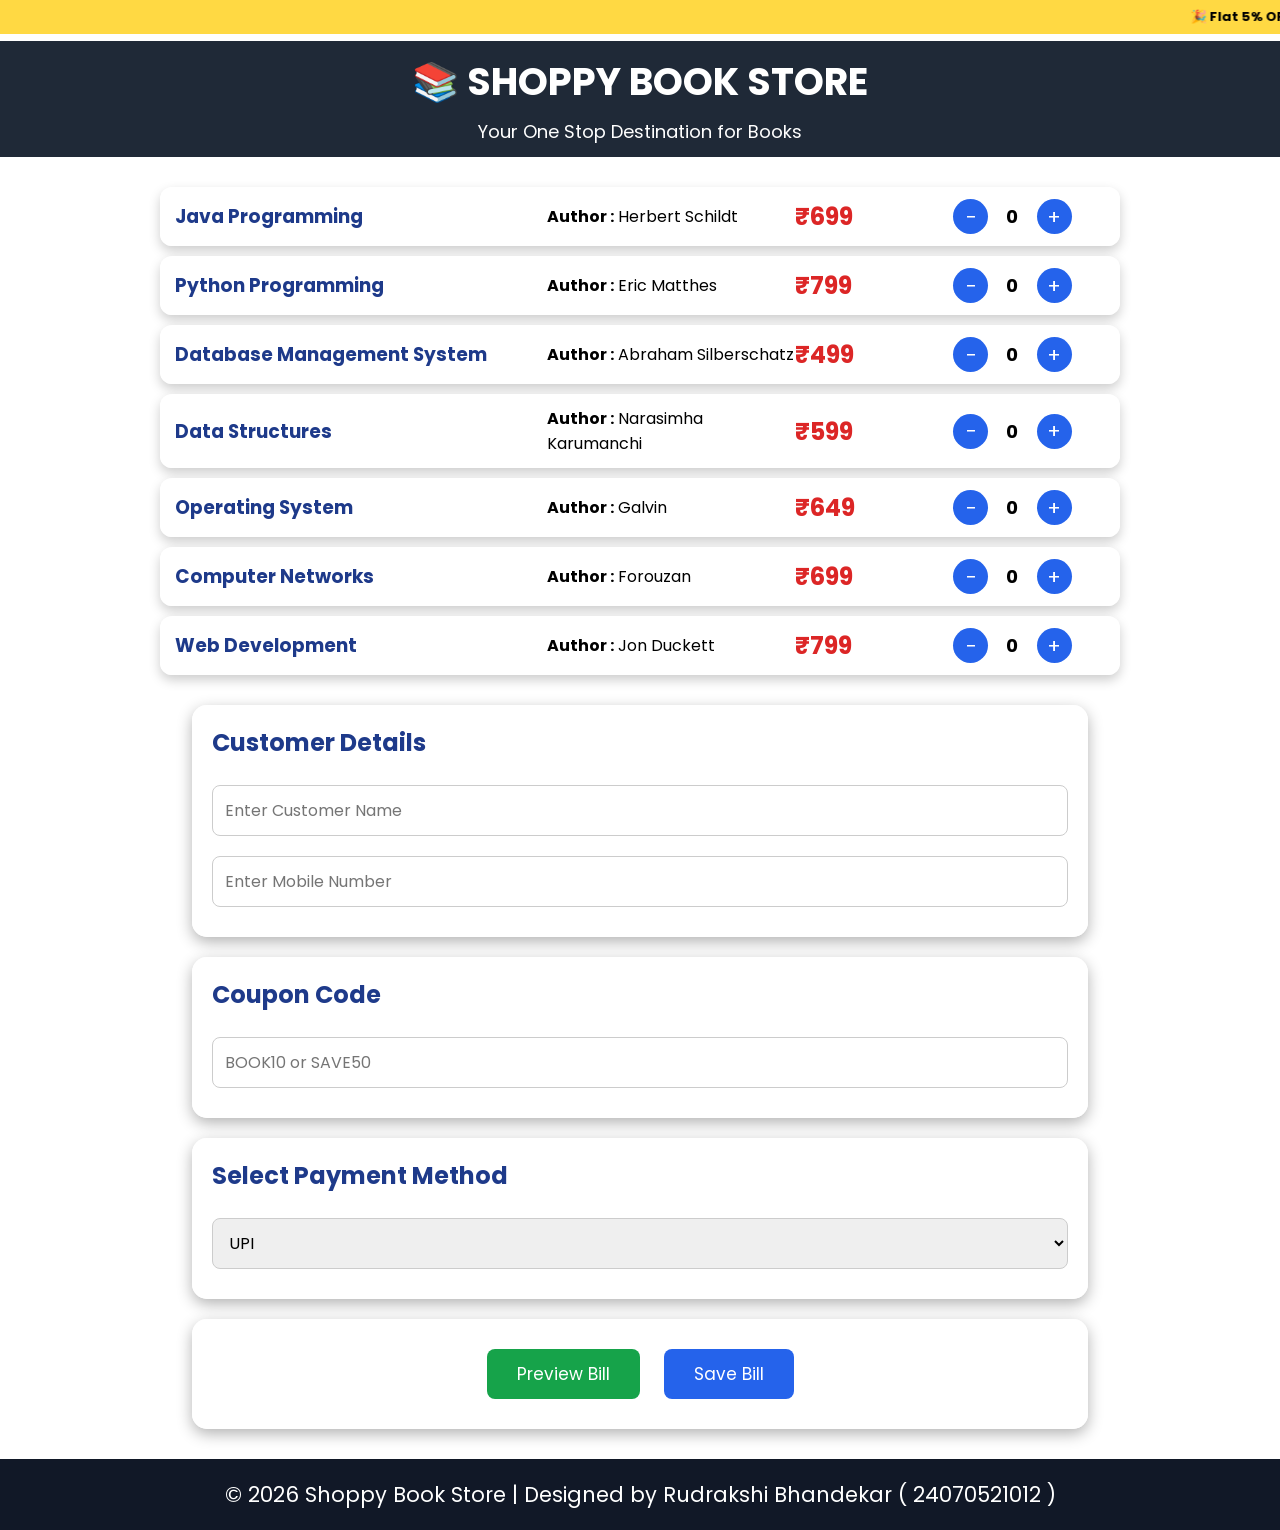
<file: Practical 2/index.html>
<!DOCTYPE html>
<html lang="en">
<head>
    <meta charset="UTF-8">
    <meta name="viewport" content="width=device-width, initial-scale=1.0">
    <title>Shoppy Book Store</title>
    <link rel="stylesheet" href="style.css">
    <link href="https://fonts.googleapis.com/css2?family=Poppins:wght@300;400;500;600;700&display=swap" rel="stylesheet">
</head>

<body>
        <marquee behavior="scroll" direction="left">
        🎉 Flat 5% OFF on Orders Above ₹999 |
        🎁 Coupon : BOOK10 = Extra 10% OFF |
        SAVE50 = ₹50 OFF on Orders Above ₹500 |
        🚚 Free Delivery Above ₹500</marquee>
    <header>

        <h1>📚 SHOPPY BOOK STORE</h1>
        <p>Your One Stop Destination for Books</p>

    </header>
    <section class="books-container" id="booksContainer">
        <div class="book-card">
            <h3>Java Programming</h3>
            <p><strong>Author :</strong> Herbert Schildt</p>
            <h2>₹699</h2>
            <div class="quantity">
                <button onclick="decreaseQty(0)">−</button>
                <span id="qty0">0</span>
                <button onclick="increaseQty(0)">+</button>
            </div>
        </div>

        <div class="book-card">
            <h3>Python Programming</h3>
            <p><strong>Author :</strong> Eric Matthes</p>
            <h2>₹799</h2>
            <div class="quantity">
                <button onclick="decreaseQty(1)">−</button>
                <span id="qty1">0</span>
                <button onclick="increaseQty(1)">+</button>
            </div>
        </div>

        <div class="book-card">
            <h3>Database Management System</h3>
            <p><strong>Author :</strong> Abraham Silberschatz</p>
            <h2>₹499</h2>
            <div class="quantity">
                <button onclick="decreaseQty(2)">−</button>
                <span id="qty2">0</span>
                <button onclick="increaseQty(2)">+</button>
            </div>
        </div>

        <div class="book-card">
            <h3>Data Structures</h3>
            <p><strong>Author :</strong> Narasimha Karumanchi</p>
            <h2>₹599</h2>
            <div class="quantity">
                <button onclick="decreaseQty(3)">−</button>
                <span id="qty3">0</span>
                <button onclick="increaseQty(3)">+</button>
            </div>
        </div>

        <div class="book-card">
            <h3>Operating System</h3>
            <p><strong>Author :</strong> Galvin</p>
            <h2>₹649</h2>
            <div class="quantity">
                <button onclick="decreaseQty(4)">−</button>
                <span id="qty4">0</span>
                <button onclick="increaseQty(4)">+</button>
            </div>
        </div>

        <div class="book-card">
            <h3>Computer Networks</h3>
            <p><strong>Author :</strong> Forouzan</p>
            <h2>₹699</h2>
            <div class="quantity">
                <button onclick="decreaseQty(5)">−</button>
                <span id="qty5">0</span>
                <button onclick="increaseQty(5)">+</button>
            </div>
        </div>

        <div class="book-card">
            <h3>Web Development</h3>
            <p><strong>Author :</strong> Jon Duckett</p>
            <h2>₹799</h2>
            <div class="quantity">
                <button onclick="decreaseQty(6)">−</button>
                <span id="qty6">0</span>
                <button onclick="increaseQty(6)">+</button>
            </div>
    </section>

    <section class="customer">
        <h2>Customer Details</h2>
        <input
            type="text"
            id="customerName"
            placeholder="Enter Customer Name"
        >
        <input
            type="text"
            id="mobileNumber"
            placeholder="Enter Mobile Number"
            maxlength="10"
        >
    </section>

    <section class="coupon">
        <h2>Coupon Code</h2>
        <input
            type="text"
            id="couponCode"
            placeholder="BOOK10 or SAVE50"
        >
    </section>

    <section class="payment">
        <h2>Select Payment Method</h2>
        <select id="paymentMethod">
            <option value="UPI">UPI</option>
            <option value="Credit Card">Credit Card</option>
            <option value="Debit Card">Debit Card</option>
            <option value="Cash On Delivery">
                Cash On Delivery
            </option>
        </select>

    </section>
    <section class="buttons">

        <button onclick="generateBill()">
            Preview Bill
        </button>
        <button onclick="saveBill()">
            Save Bill
        </button>

    </section>

    <section id="billSection"> </section>

    <footer>

        © 2026 Shoppy Book Store | Designed by Rudrakshi Bhandekar ( 24070521012
        )
    </footer>

    <script src="script.js"></script>

</body>
</html>
</file>
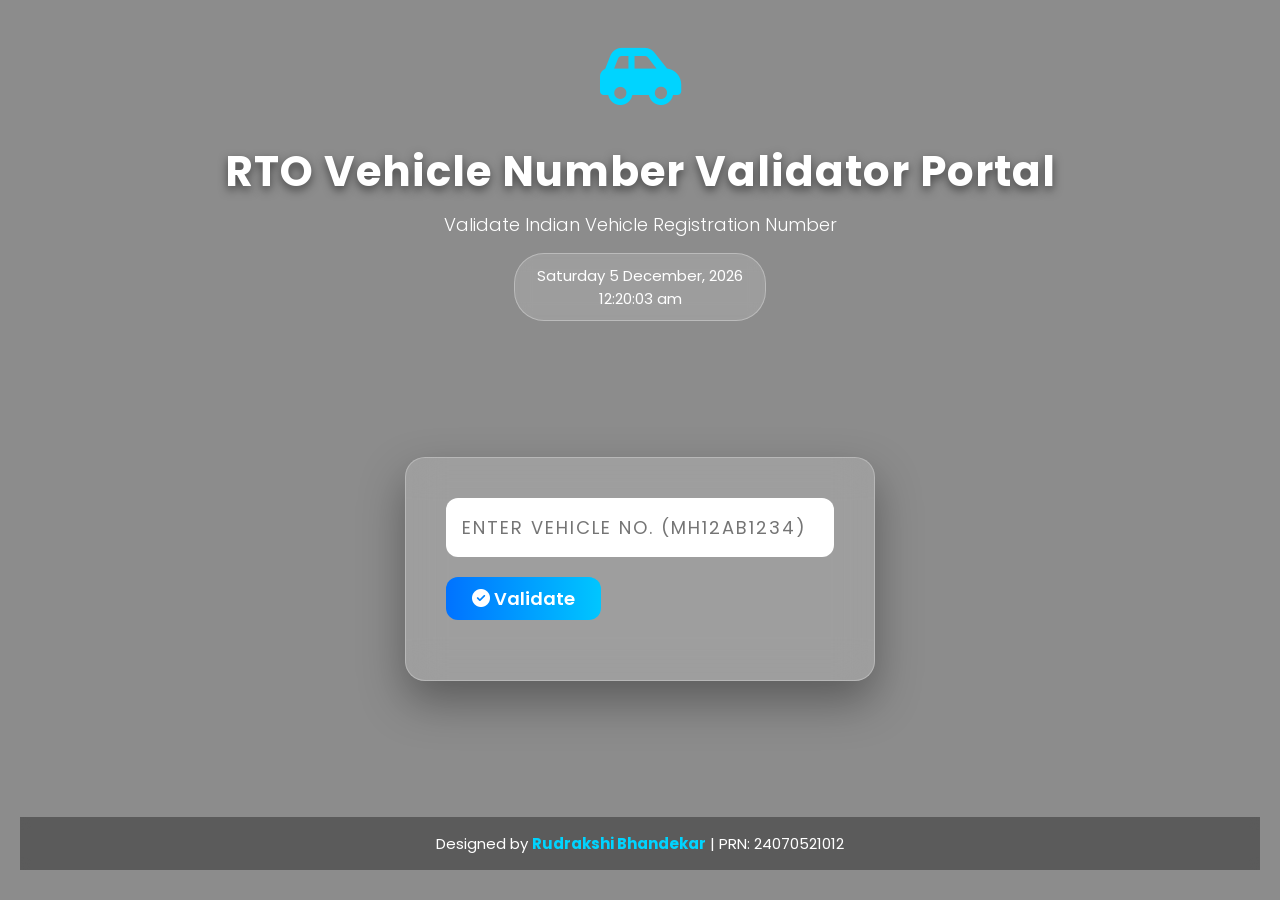
<file: Practical 4/index.html>
<!DOCTYPE html>
<html lang="en">
<head>
<meta charset="UTF-8">
<meta name="viewport" content="width=device-width, initial-scale=1.0">
<title>RTO Vehicle Registration Portal</title>

<link rel="stylesheet" href="style.css">

<link href="https://fonts.googleapis.com/css2?family=Poppins:wght@300;400;500;600;700&display=swap" rel="stylesheet">

<link rel="stylesheet" href="https://cdnjs.cloudflare.com/ajax/libs/font-awesome/6.6.0/css/all.min.css">

</head>

<body onload="displayDateTime();setInterval(displayDateTime,1000)">

<div class="overlay">

<div class="top">

<div class="car">
<i class="fa-solid fa-car-side"></i>
</div>

<h1>RTO Vehicle Number Validator Portal</h1>

<p>Validate Indian Vehicle Registration Number</p>

<div id="datetime"></div>

</div>

<div class="container">

<input
type="text"
id="vehicleNo"
placeholder="Enter Vehicle No. (MH12AB1234)"
maxlength="10"
autocomplete="off">

<button onclick="validateVehicle()">
<i class="fa-solid fa-circle-check"></i>
Validate
</button>

<div id="result"></div>

</div>

<footer>

Designed by <strong>Rudrakshi Bhandekar</strong> | PRN: 24070521012<br>
</footer>

</div>

<script src="script.js"></script>

</body>
</html>
</file>
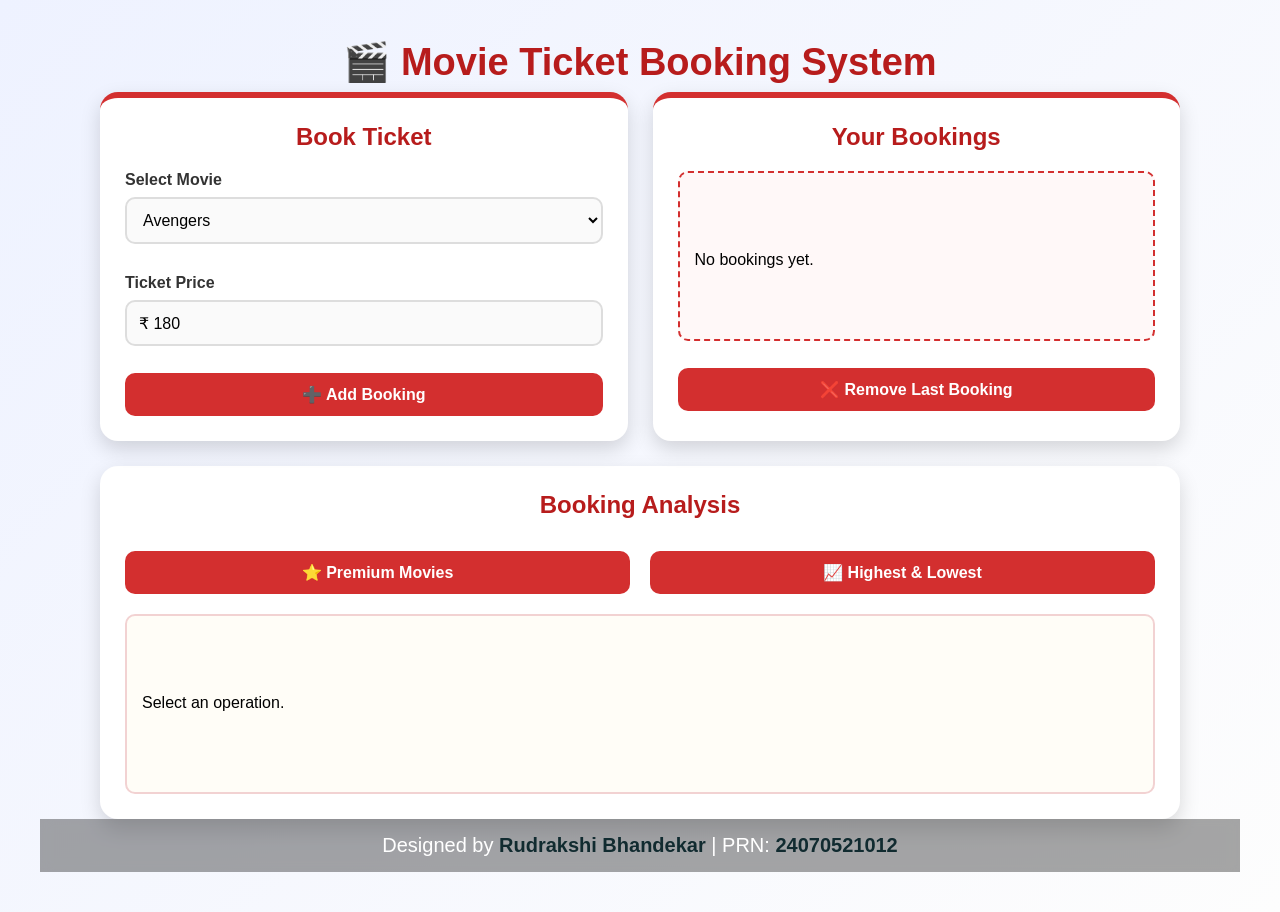
<file: Practical 5/index.html>
<!DOCTYPE html>
<html lang="en">

<head>
    <meta charset="UTF-8">
    <meta name="viewport" content="width=device-width, initial-scale=1.0">
    <title>Movie Ticket Booking System</title>
    <link rel="stylesheet" href="style.css">
</head>

<body>

    <div class="container">

        <h1>🎬 Movie Ticket Booking System</h1>

        <div class="main">

            <!-- Left Card -->

            <div class="card">

                <h2>Book Ticket</h2>

                <label>Select Movie</label>

                <select id="movieSelect" onchange="showPrice()">

                    <option value="0">Avengers</option>
                    <option value="1">Superman</option>
                    <option value="2">Jurassic World</option>
                    <option value="3">F1</option>
                    <option value="4">Pushpa 2</option>

                </select>

                <label>Ticket Price</label>

                <input type="text" id="price" readonly>

                <button onclick="addBooking()">
                    ➕ Add Booking
                </button>

            </div>


            <!-- Right Card -->

            <div class="card">

                <h2>Your Bookings</h2>

                <div id="bookingList">

                    No bookings yet.

                </div>

                <button onclick="removeBooking()">
                    ❌ Remove Last Booking
                </button>

            </div>

        </div>


        <!-- Bottom Section -->

        <div class="output">

            <h2>Booking Analysis</h2>

            <div class="btnRow">

                <button onclick="premiumMovies()">
                    ⭐ Premium Movies
                </button>

                <button onclick="highestLowest()">
                    📈 Highest & Lowest
                </button>

            </div>

            <div id="result">

                Select an operation.

            </div>

        </div>

    </div>
    <footer>

    Designed by <strong>Rudrakshi Bhandekar</strong> | PRN: <strong>24070521012</strong><br>
    </footer>
    <script src="script.js"></script>

</body>

</html>
</file>
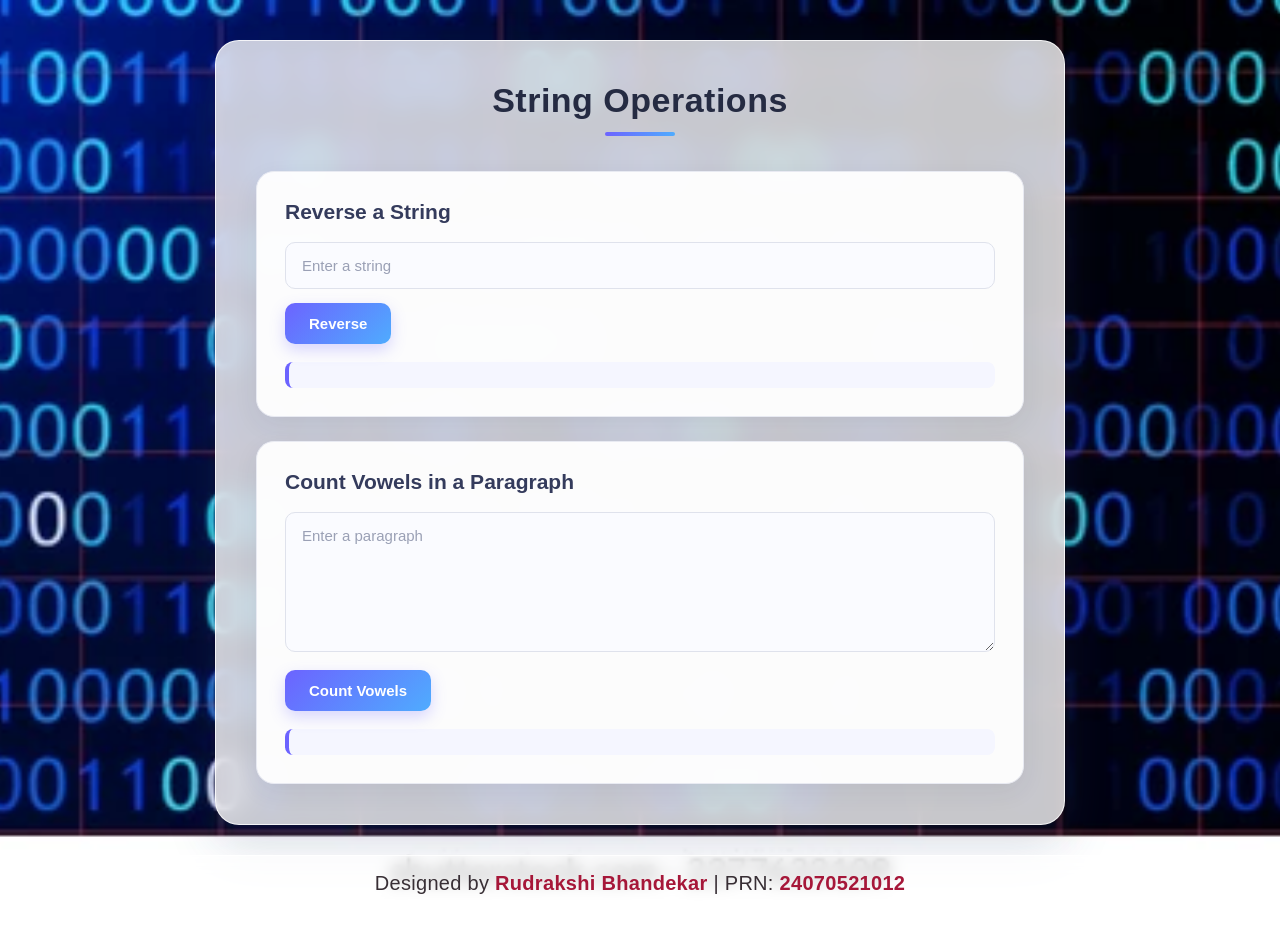
<file: Practical 6/index.html>
<!DOCTYPE html>
<html>
<head>
    <title>String Operations</title>
    <link rel="stylesheet" href="style.css">
</head>

<body>

    <div class="container">

        <h1>String Operations</h1>

        <div class="section">
            <h2>Reverse a String</h2>

            <input type="text" id="stringInput" placeholder="Enter a string">
            <button onclick="reverseString()">Reverse</button>

            <p id="reverseResult"></p>
        </div>

        <div class="section">
            <h2>Count Vowels in a Paragraph</h2>

            <textarea id="paragraphInput" placeholder="Enter a paragraph"></textarea>
            <button onclick="countVowels()">Count Vowels</button>

            <p id="vowelResult"></p>
        </div>

    </div>

    <footer>
        Designed by <strong>Rudrakshi Bhandekar</strong> |
        PRN: <strong>24070521012</strong>
    </footer>

    <script src="script.js"></script>

</body>
</html>
</file>
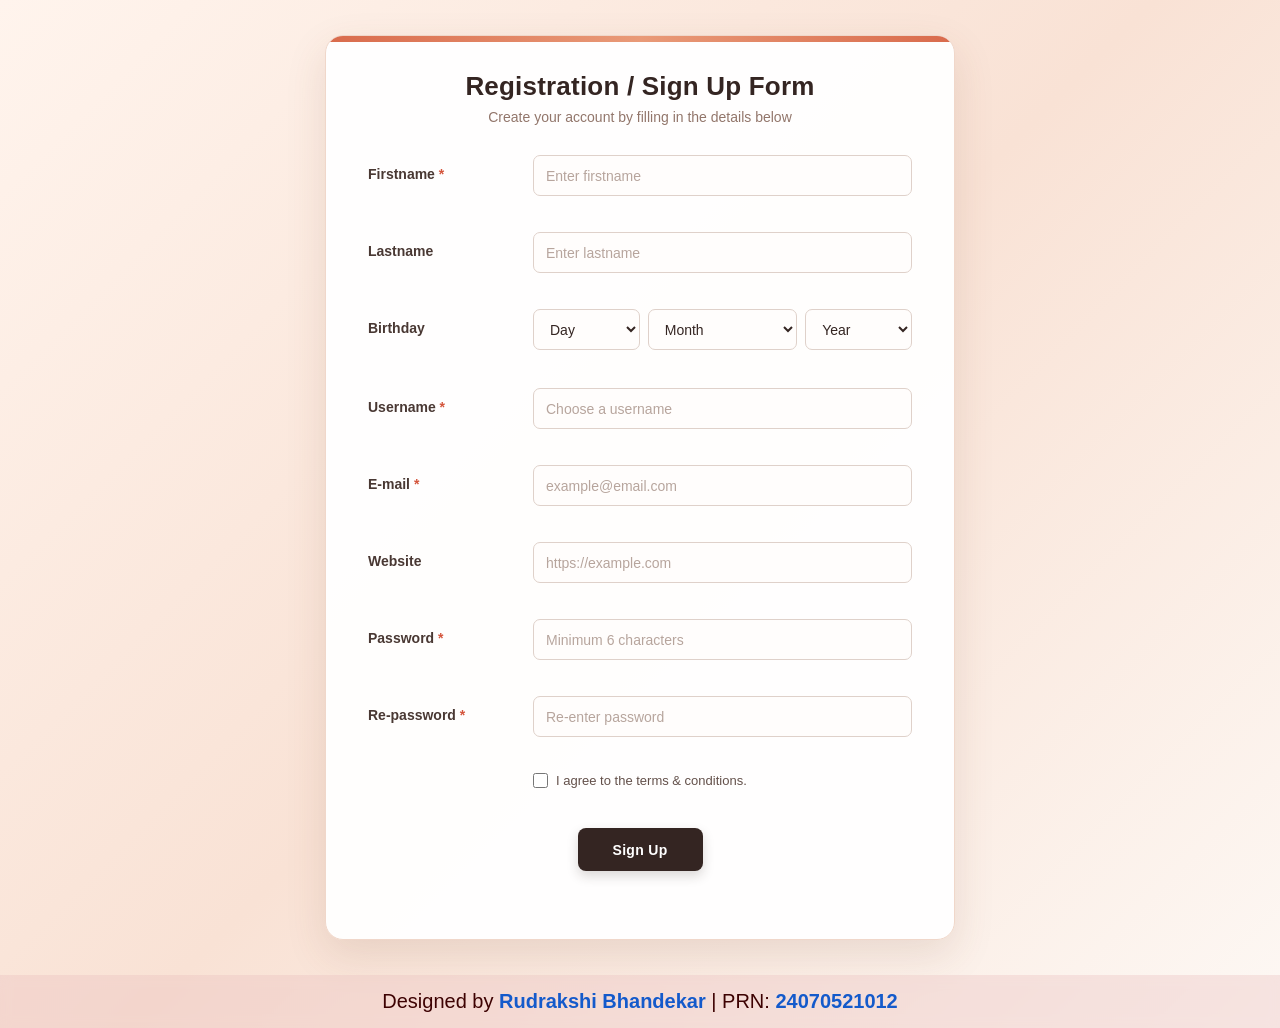
<file: Practical 7/index.html>
<!DOCTYPE html>
<html lang="en">
<head>
    <meta charset="UTF-8">
    <meta name="viewport" content="width=device-width, initial-scale=1.0">
    <title>Registration / Sign Up Form</title>
    <link rel="stylesheet" href="style.css">
</head>

<body>

    <main class="page">
        <section class="form-card">

            <h1>Registration / Sign Up Form</h1>
            <p class="subtitle">Create your account by filling in the details below</p>

            <form id="registrationForm">

                <div class="form-row">
                    <label for="firstname">Firstname <span>*</span></label>
                    <div class="field">
                        <input type="text" id="firstname" placeholder="Enter firstname">
                        <small class="error" id="firstnameError"></small>
                    </div>
                </div>

                <div class="form-row">
                    <label for="lastname">Lastname</label>
                    <div class="field">
                        <input type="text" id="lastname" placeholder="Enter lastname">
                        <small class="error" id="lastnameError"></small>
                    </div>
                </div>

                <div class="form-row">
                    <label>Birthday</label>
                    <div class="field">
                        <div class="birthday">
                            <select id="day">
                                <option value="">Day</option>
                            </select>

                            <select id="month">
                                <option value="">Month</option>
                            </select>

                            <select id="year">
                                <option value="">Year</option>
                            </select>
                        </div>

                        <small class="error" id="birthdayError"></small>
                        <small class="birthday-message" id="birthdayMessage"></small>
                    </div>
                </div>

                <div class="form-row">
                    <label for="username">Username <span>*</span></label>
                    <div class="field">
                        <input type="text" id="username" placeholder="Choose a username">
                        <small class="error" id="usernameError"></small>
                    </div>
                </div>

                <div class="form-row">
                    <label for="email">E-mail <span>*</span></label>
                    <div class="field">
                        <input type="email" id="email" placeholder="example@email.com">
                        <small class="error" id="emailError"></small>
                    </div>
                </div>

                <div class="form-row">
                    <label for="website">Website</label>
                    <div class="field">
                        <input type="text" id="website" placeholder="https://example.com">
                        <small class="error" id="websiteError"></small>
                    </div>
                </div>

                <div class="form-row">
                    <label for="password">Password <span>*</span></label>
                    <div class="field">
                        <input type="password" id="password" placeholder="Minimum 6 characters">
                        <small class="error" id="passwordError"></small>
                    </div>
                </div>

                <div class="form-row">
                    <label for="repassword">Re-password <span>*</span></label>
                    <div class="field">
                        <input type="password" id="repassword" placeholder="Re-enter password">
                        <small class="error" id="repasswordError"></small>
                    </div>
                </div>

                <div class="terms-row">
                    <input type="checkbox" id="terms">
                    <label for="terms">
                        I agree to the terms & conditions.
                    </label>
                </div>

                <small class="error terms-error" id="termsError"></small>

                <button type="submit" id="signupBtn">Sign Up</button>

                <p class="success" id="successMessage"></p>

            </form>

        </section>
    </main>
    <footer>
        Designed by <strong>Rudrakshi Bhandekar</strong> |
        PRN: <strong>24070521012</strong>
    </footer>
    <script src="script.js"></script>
</body>
</html>
</file>
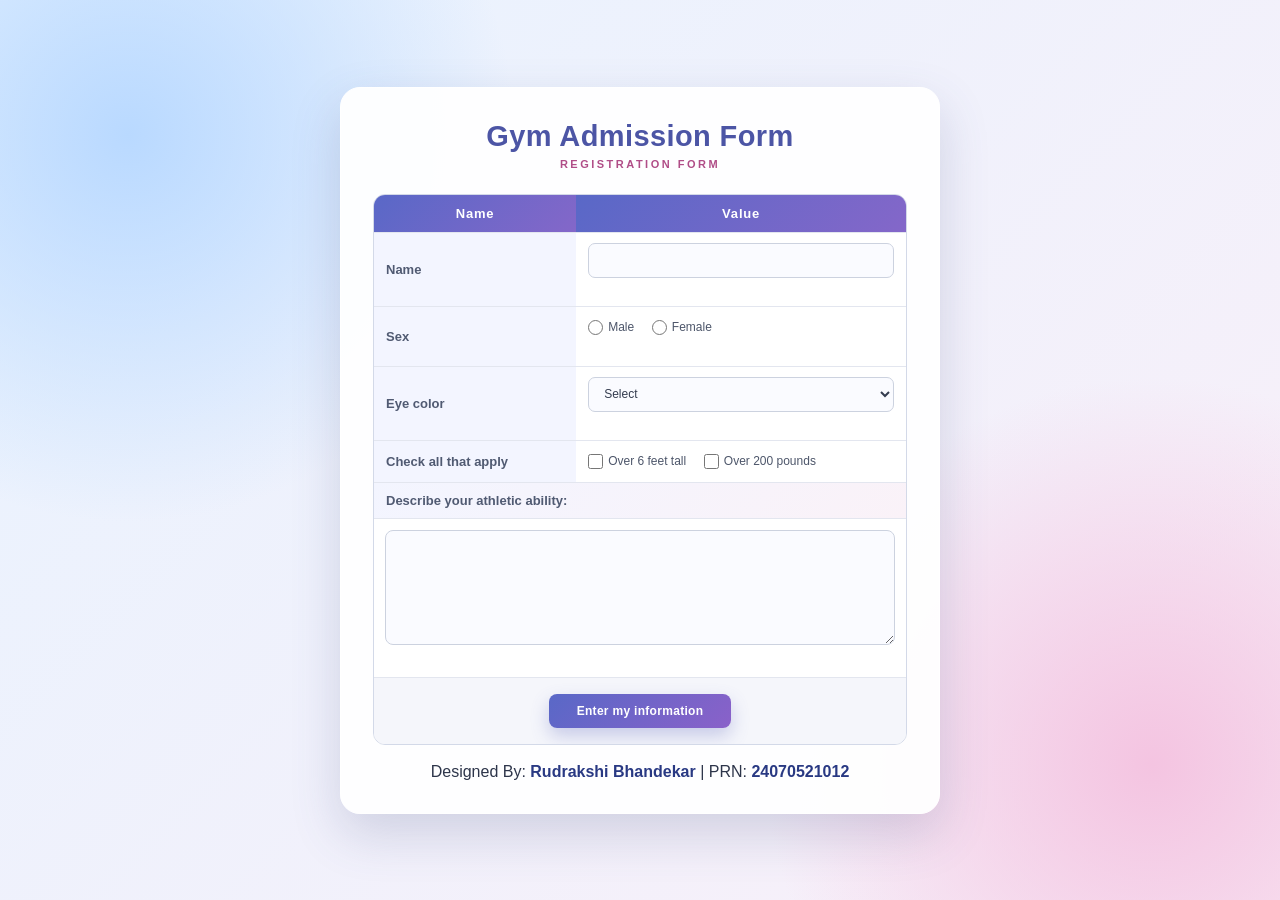
<file: Practical 8/index.html>
<!DOCTYPE html>
<html lang="en">
<head>
    <meta charset="UTF-8">
    <meta name="viewport" content="width=device-width, initial-scale=1.0">
    <title>Gym Admission Form</title>
    <link rel="stylesheet" href="style.css">
</head>
<body>

    <div class="form-container">

        <h2>Gym Admission Form</h2>
        <p class="subtitle">Registration Form</p>

        <form id="gymForm">

            <table>

                <tr>
                    <th>Name</th>
                    <th>Value</th>
                </tr>

                <tr>
                    <td>Name</td>
                    <td>
                        <input type="text" id="name">
                        <span id="nameError"></span>
                    </td>
                </tr>

                <tr>
                    <td>Sex</td>
                    <td>
                        <label>
                            <input type="radio" name="sex" value="Male">
                            Male
                        </label>

                        <label>
                            <input type="radio" name="sex" value="Female">
                            Female
                        </label>

                        <span id="sexError"></span>
                    </td>
                </tr>

                <tr>
                    <td>Eye color</td>
                    <td>
                        <select id="eyeColor">
                            <option value="">Select</option>
                            <option value="Green">Green</option>
                            <option value="Blue">Blue</option>
                            <option value="Brown">Brown</option>
                            <option value="Black">Black</option>
                        </select>

                        <span id="eyeError"></span>
                    </td>
                </tr>

                <tr>
                    <td>Check all that apply</td>
                    <td>
                        <label>
                            <input type="checkbox" name="fitness" value="Over 6 feet tall">
                            Over 6 feet tall
                        </label>

                        <label>
                            <input type="checkbox" name="fitness" value="Over 200 pounds">
                            Over 200 pounds
                        </label>
                    </td>
                </tr>

                <tr>
                    <td colspan="2" class="description">
                        Describe your athletic ability:
                    </td>
                </tr>

                <tr>
                    <td colspan="2" class="textarea-cell">
                        <textarea id="ability"></textarea>
                        <span id="abilityError"></span>
                    </td>
                </tr>

                <tr>
                    <td colspan="2" class="button-cell">
                        <button type="submit">Enter my information</button>
                    </td>
                </tr>

            </table>

        </form>

        <div id="result"></div>

        <footer>
            Designed By: <span>Rudrakshi Bhandekar</span> |
            PRN: <span>24070521012</span>
        </footer>

    </div>

    <script src="script.js"></script>

</body>
</html>
</file>
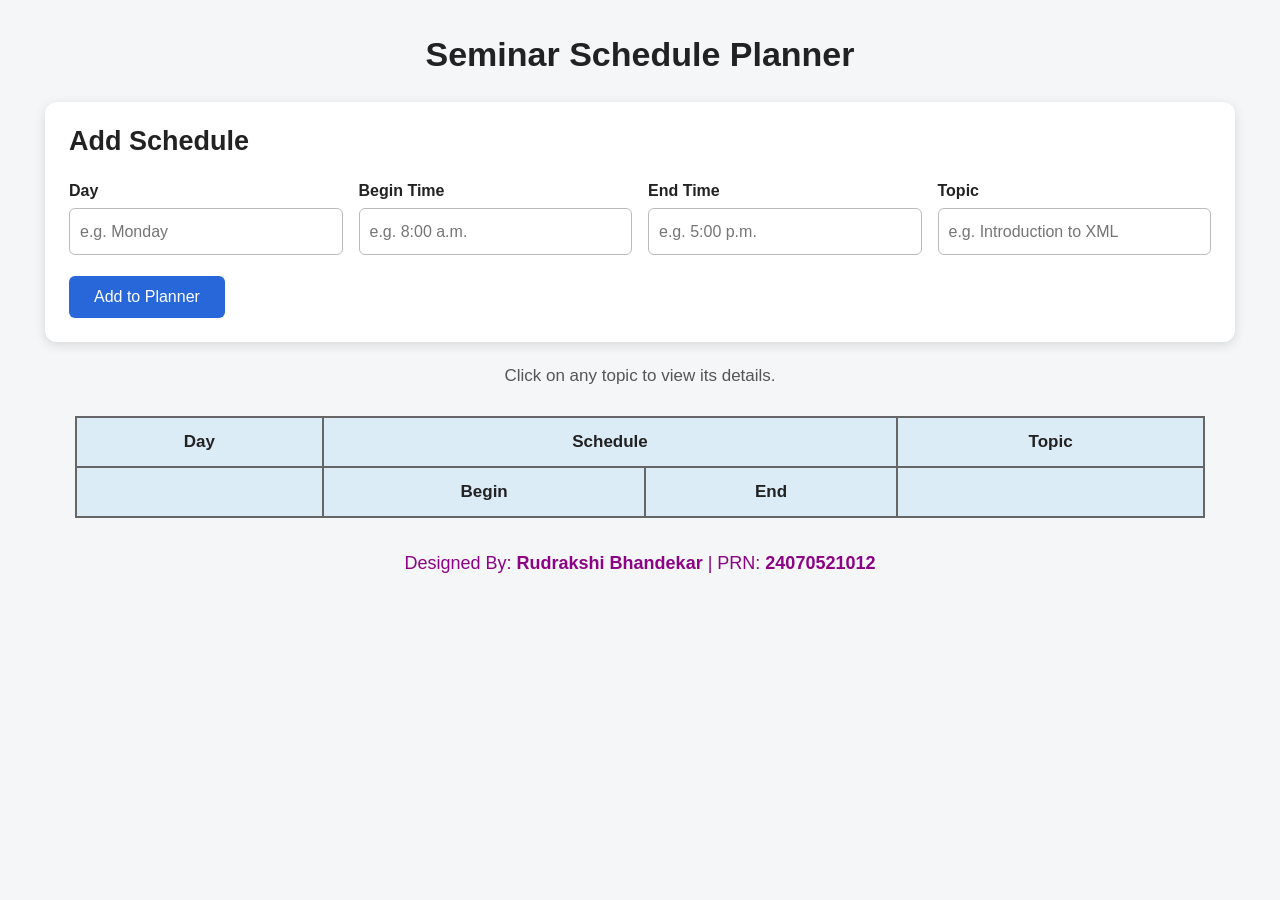
<file: Practical 9/index.html>
<!DOCTYPE html>
<html>
<head>
    <title>Seminar Schedule Planner</title>
    <link rel="stylesheet" href="style.css">
</head>
<body>

    <h1>Seminar Schedule Planner</h1>

    <div class="form-box">
        <h2>Add Schedule</h2>

        <div class="form-row">
            <div>
                <label>Day</label>
                <input type="text" id="day" placeholder="e.g. Monday">
            </div>

            <div>
                <label>Begin Time</label>
                <input type="text" id="begin" placeholder="e.g. 8:00 a.m.">
            </div>

            <div>
                <label>End Time</label>
                <input type="text" id="end" placeholder="e.g. 5:00 p.m.">
            </div>

            <div>
                <label>Topic</label>
                <input type="text" id="topic" placeholder="e.g. Introduction to XML">
            </div>
        </div>

        <button onclick="addSchedule()">Add to Planner</button>
    </div>

    <p class="instruction">Click on any topic to view its details.</p>

    <table>
        <thead>
            <tr>
                <th>Day</th>
                <th colspan="2">Schedule</th>
                <th>Topic</th>
            </tr>

            <tr>
                <th></th>
                <th>Begin</th>
                <th>End</th>
                <th></th>
            </tr>
        </thead>

        <tbody id="scheduleTable"></tbody>
    </table>

    <footer>
        Designed By: <strong>Rudrakshi Bhandekar</strong> | PRN: <strong>24070521012</strong>
    </footer>

    <script src="script.js"></script>
</body>
</html>
</file>
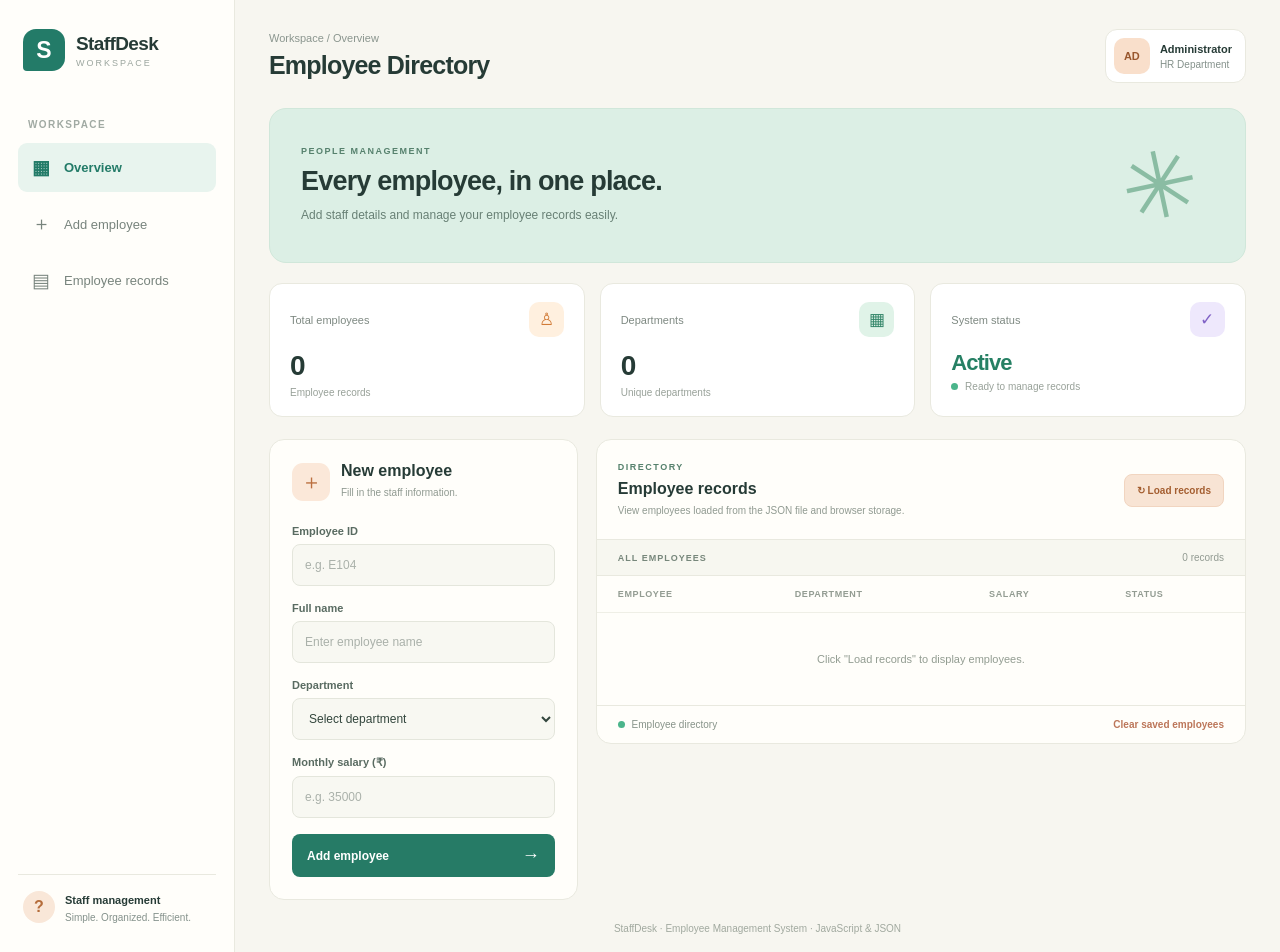
<file: Practical 10/part 1 case study/index.html>
<!DOCTYPE html>
<html lang="en">
<head>
    <meta charset="UTF-8">
    <meta name="viewport" content="width=device-width, initial-scale=1.0">
    <title>StaffDesk | Employee Management</title>
    <link rel="stylesheet" href="style.css">
    <script src="script.js" defer></script>
</head>
<body>
    <div class="app">
        <aside class="sidebar">
            <div class="brand">
                <div class="brand-icon">S</div>
                <div>
                    <h2>StaffDesk</h2>
                    <p>WORKSPACE</p>
                </div>
            </div>

            <p class="menu-label">WORKSPACE</p>
            <a href="#" class="nav-item active"><span>▦</span> Overview</a>
            <a href="#employee-form" class="nav-item"><span>＋</span> Add employee</a>
            <a href="#records" class="nav-item"><span>▤</span> Employee records</a>

            <div class="sidebar-bottom">
                <div class="help-icon">?</div>
                <div>
                    <strong>Staff management</strong>
                    <p>Simple. Organized. Efficient.</p>
                </div>
            </div>
        </aside>

        <main class="main-content">
            <header class="topbar">
                <div>
                    <p class="breadcrumb">Workspace / Overview</p>
                    <h1>Employee Directory</h1>
                </div>
                <div class="admin">
                    <div class="admin-avatar">AD</div>
                    <div>
                        <strong>Administrator</strong>
                        <span>HR Department</span>
                    </div>
                </div>
            </header>

            <section class="welcome">
                <div>
                    <span class="eyebrow">PEOPLE MANAGEMENT</span>
                    <h2>Every employee, in one place.</h2>
                    <p>Add staff details and manage your employee records easily.</p>
                </div>
                <div class="welcome-symbol">✳</div>
            </section>

            <section class="stats">
                <article class="stat-card">
                    <div class="stat-top">
                        <span>Total employees</span>
                        <span class="stat-symbol orange">♙</span>
                    </div>
                    <h2 id="totalEmployees">0</h2>
                    <p>Employee records</p>
                </article>

                <article class="stat-card">
                    <div class="stat-top">
                        <span>Departments</span>
                        <span class="stat-symbol green">▦</span>
                    </div>
                    <h2 id="totalDepartments">0</h2>
                    <p>Unique departments</p>
                </article>

                <article class="stat-card">
                    <div class="stat-top">
                        <span>System status</span>
                        <span class="stat-symbol violet">✓</span>
                    </div>
                    <h2 class="active-text">Active</h2>
                    <p><span class="live-dot"></span> Ready to manage records</p>
                </article>
            </section>

            <section class="workspace">
                <article class="panel form-panel" id="employee-form">
                    <div class="panel-heading">
                        <div class="heading-icon">＋</div>
                        <div>
                            <h2>New employee</h2>
                            <p>Fill in the staff information.</p>
                        </div>
                    </div>

                    <form id="employeeForm">
                        <div class="form-field">
                            <label for="employeeId">Employee ID</label>
                            <input id="employeeId" type="text" placeholder="e.g. E104" required>
                        </div>

                        <div class="form-field">
                            <label for="employeeName">Full name</label>
                            <input id="employeeName" type="text" placeholder="Enter employee name" required>
                        </div>

                        <div class="form-field">
                            <label for="department">Department</label>
                            <select id="department" required>
                                <option value="">Select department</option>
                                <option value="IT">IT</option>
                                <option value="HR">HR</option>
                                <option value="Finance">Finance</option>
                                <option value="Marketing">Marketing</option>
                                <option value="Sales">Sales</option>
                                <option value="Operations">Operations</option>
                            </select>
                        </div>

                        <div class="form-field">
                            <label for="salary">Monthly salary (₹)</label>
                            <input id="salary" type="number" min="1" placeholder="e.g. 35000" required>
                        </div>

                        <button type="submit" class="primary-btn">Add employee <span>→</span></button>
                    </form>

                    <div class="json-box" id="employeeOutput" hidden>
                        <div class="json-heading">
                            <strong>Generated JSON</strong>
                            <span>JSON</span>
                        </div>
                        <pre id="jsonText"></pre>
                    </div>
                </article>

                <article class="panel records-panel" id="records">
                    <div class="records-heading">
                        <div>
                            <span class="eyebrow">DIRECTORY</span>
                            <h2>Employee records</h2>
                            <p>View employees loaded from the JSON file and browser storage.</p>
                        </div>
                        <button type="button" class="load-btn" id="loadButton">↻ Load records</button>
                    </div>

                    <div class="table-tools">
                        <span class="record-label">ALL EMPLOYEES</span>
                        <span id="recordCount">0 records</span>
                    </div>

                    <div class="table-scroll">
                        <table>
                            <thead>
                                <tr>
                                    <th>EMPLOYEE</th>
                                    <th>DEPARTMENT</th>
                                    <th>SALARY</th>
                                    <th>STATUS</th>
                                </tr>
                            </thead>
                            <tbody id="employeeTableBody">
                                <tr>
                                    <td colspan="4" class="empty">
                                        Click "Load records" to display employees.
                                    </td>
                                </tr>
                            </tbody>
                        </table>
                    </div>

                    <div class="records-footer">
                        <span><span class="live-dot"></span> Employee directory</span>
                        <button type="button" class="clear-btn" id="clearButton">Clear saved employees</button>
                    </div>
                </article>
            </section>

            <footer>StaffDesk · Employee Management System · JavaScript & JSON</footer>
        </main>
    </div>
</body>
</html>
</file>
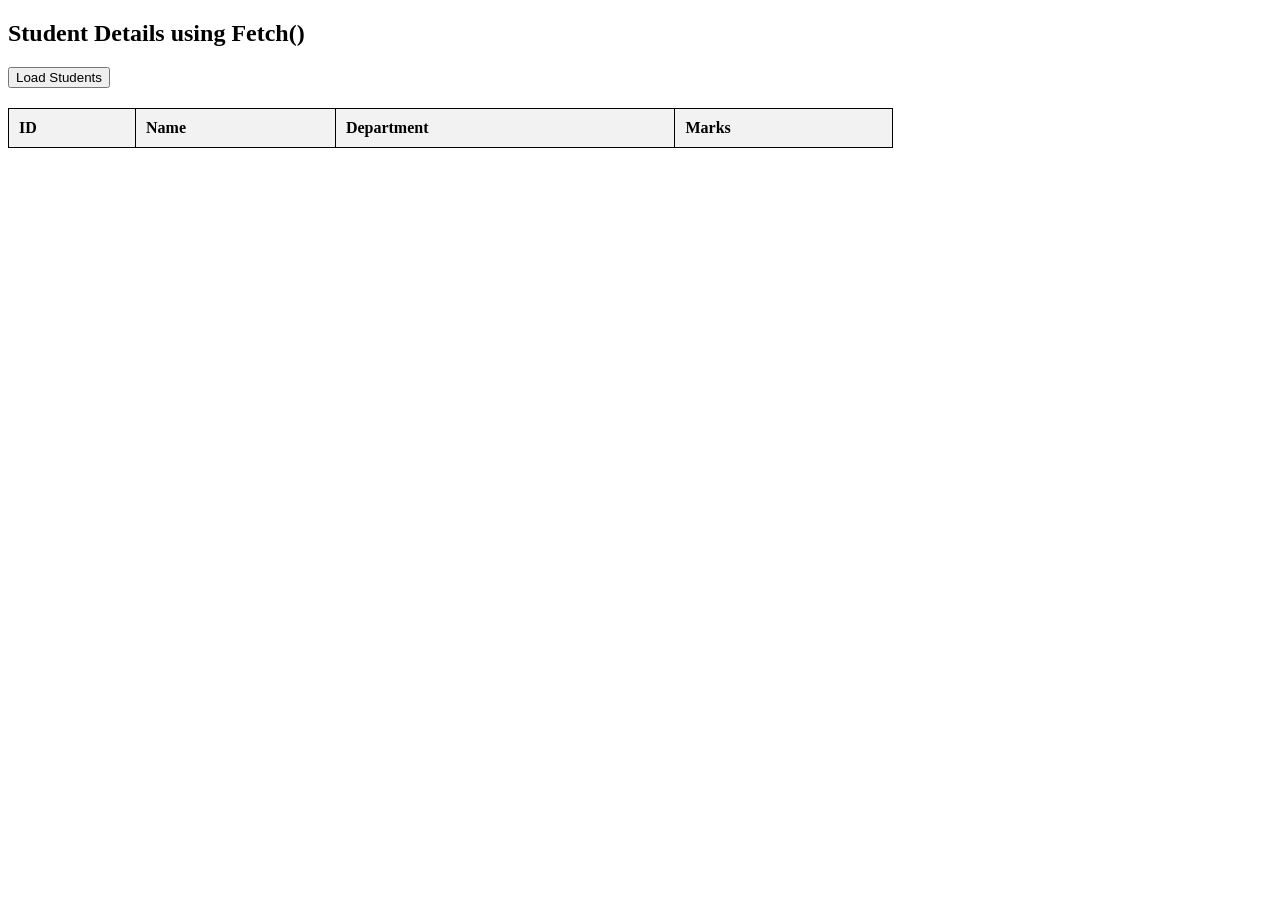
<file: Practical 10/part 1/index.html>
<!DOCTYPE html>
<html>
    <head>
        <title>Load JSON using Fetch</title>
        <style>
            table{
                width: 70%;
                border-collapse: collapse;
                margin-top: 20px;
            }

            th,td{
                border: 1px solid black;
                padding: 10px;
                text-align: left;
            }

            th{
                background-color: #f2f2f2;
            }
        </style>
    
    </head>

    <body>
        <h2>Student Details using Fetch()</h2>
        <button onclick="loadStudents()">Load Students</button>

        <table id="studentTable">
            <thead>
                <tr>
                    <th>ID</th>
                    <th>Name</th>
                    <th>Department</th>
                    <th>Marks</th>
                </tr>
            </thead>
            <tbody>
                </tbody>
                    </table>    
                
                    <script>
                        function loadStudents() {
                            fetch("students.json")
                                .then(response => response.json())
                                .then(data => {
                                    let tableBody = document.querySelector("#studentTable tbody");

                                    tableBody.innerHTML="";
                                    data.forEach(student => {
                                        let row = `
                                        <tr>
                                            <td>${student.id}</td>
                                            <td>${student.name}</td>
                                            <td>${student.department}</td>
                                            <td>${student.marks}</td>

                                        </tr>
                                        `;
                                        tableBody.innerHTML += row;
                                    });
                                })
                                .catch(error => {
                                    console.log('Error:', error)
                        });
                    }
                    </script>
                
                
                </body>
</html>
</file>
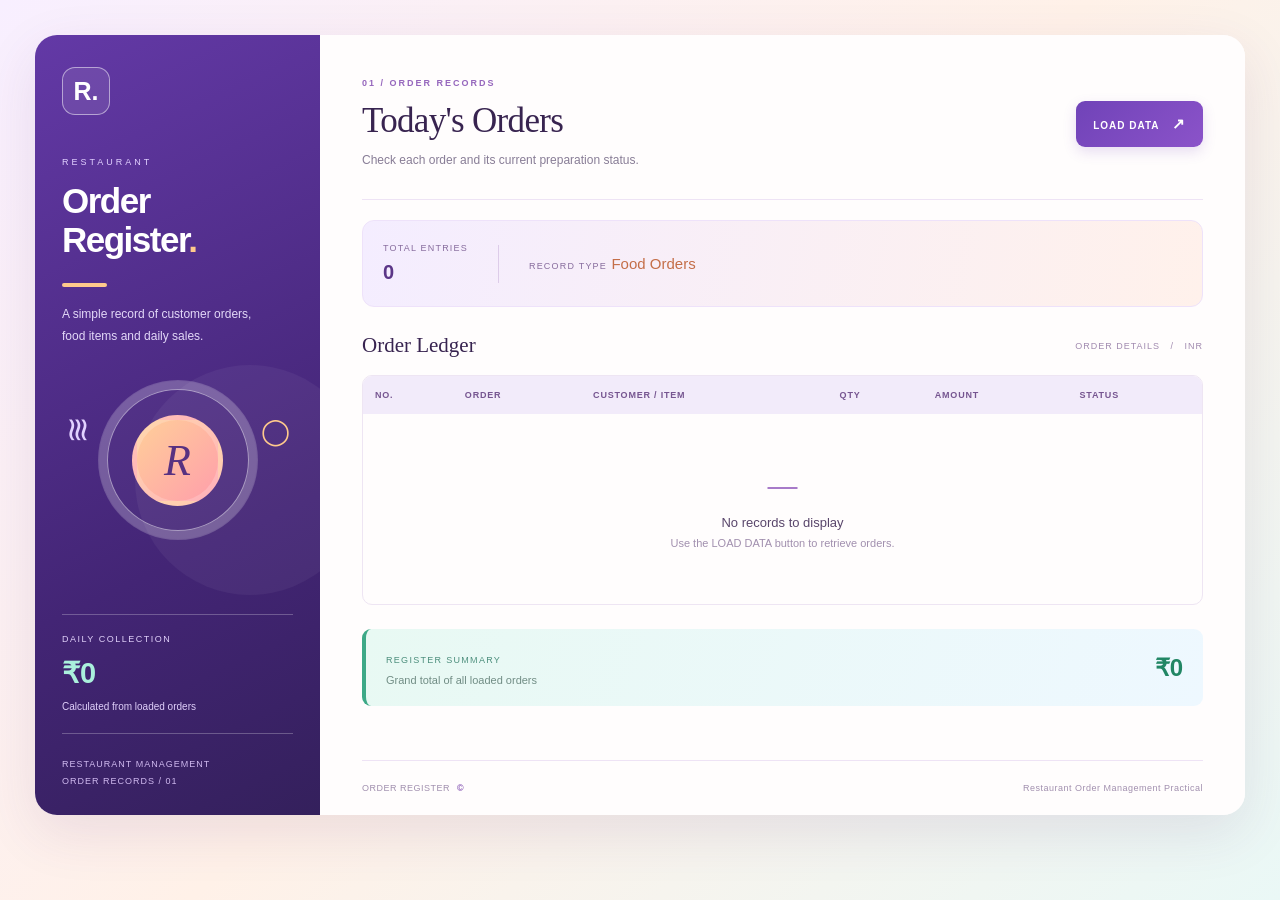
<file: Practical 10/part 2 case study/index.html>
<!DOCTYPE html>
<html lang="en">
<head>
    <meta charset="UTF-8">
    <meta name="viewport" content="width=device-width, initial-scale=1.0">
    <title>Restaurant Order Register</title>
    <link rel="stylesheet" href="style.css">
    <script src="https://code.jquery.com/jquery-3.7.1.min.js"></script>
</head>
<body>

    <main class="workspace">

        <aside class="sidebar">
            <div class="restaurant-mark">R.</div>
            <p class="side-caption">RESTAURANT</p>
            <h1>Order<br>Register<span>.</span></h1>

            <div class="side-line"></div>

            <p class="side-description">
                A simple record of customer orders, food items and daily sales.
            </p>

            <div class="side-illustration">
                <div class="plate outer-plate">
                    <div class="plate inner-plate">
                        <span>R</span>
                    </div>
                </div>
                <div class="fork">≋</div>
                <div class="spoon">◯</div>
            </div>

            <div class="sales-note">
                <p>DAILY COLLECTION</p>
                <h2 id="totalSales">₹0</h2>
                <span>Calculated from loaded orders</span>
            </div>

            <div class="sidebar-bottom">
                RESTAURANT MANAGEMENT<br>
                ORDER RECORDS / 01
            </div>
        </aside>

        <section class="content">

            <div class="content-heading">
                <div>
                    <p class="section-number">01 / ORDER RECORDS</p>
                    <h2>Today's Orders</h2>
                    <p class="heading-description">
                        Check each order and its current preparation status.
                    </p>
                </div>

                <button id="viewOrders">
                    LOAD DATA <span>↗</span>
                </button>
            </div>

            <div class="record-strip">
                <div>
                    <span class="record-label">TOTAL ENTRIES</span>
                    <strong id="totalOrders">0</strong>
                </div>
                <div class="strip-divider"></div>
                <div>
                    <span class="record-label">RECORD TYPE</span>
                    <strong>Food Orders</strong>
                </div>
            </div>

            <div id="message" class="message"></div>

            <div id="errorMessage" class="error-message">
                Could not load orders.json. Please check the file and try again.
            </div>

            <div class="table-heading">
                <h3>Order Ledger</h3>
                <span>ORDER DETAILS &nbsp; / &nbsp; INR</span>
            </div>

            <div class="table-scroll">
                <table>
                    <thead>
                        <tr>
                            <th>NO.</th>
                            <th>ORDER</th>
                            <th>CUSTOMER / ITEM</th>
                            <th>QTY</th>
                            <th>AMOUNT</th>
                            <th>STATUS</th>
                        </tr>
                    </thead>
                    <tbody id="ordersBody">
                        <tr>
                            <td colspan="6" class="empty-state">
                                <span class="empty-symbol">—</span>
                                <p>No records to display</p>
                                <small>Use the LOAD DATA button to retrieve orders.</small>
                            </td>
                        </tr>
                    </tbody>
                </table>
            </div>

            <div class="total-line">
                <div>
                    <span>REGISTER SUMMARY</span>
                    <p>Grand total of all loaded orders</p>
                </div>
                <strong id="bottomSales">₹0</strong>
            </div>

            <footer>
                <span>ORDER REGISTER <b>©</b></span>
                <span>Restaurant Order Management Practical</span>
            </footer>

        </section>
    </main>

    <script src="script.js"></script>
</body>
</html>
</file>
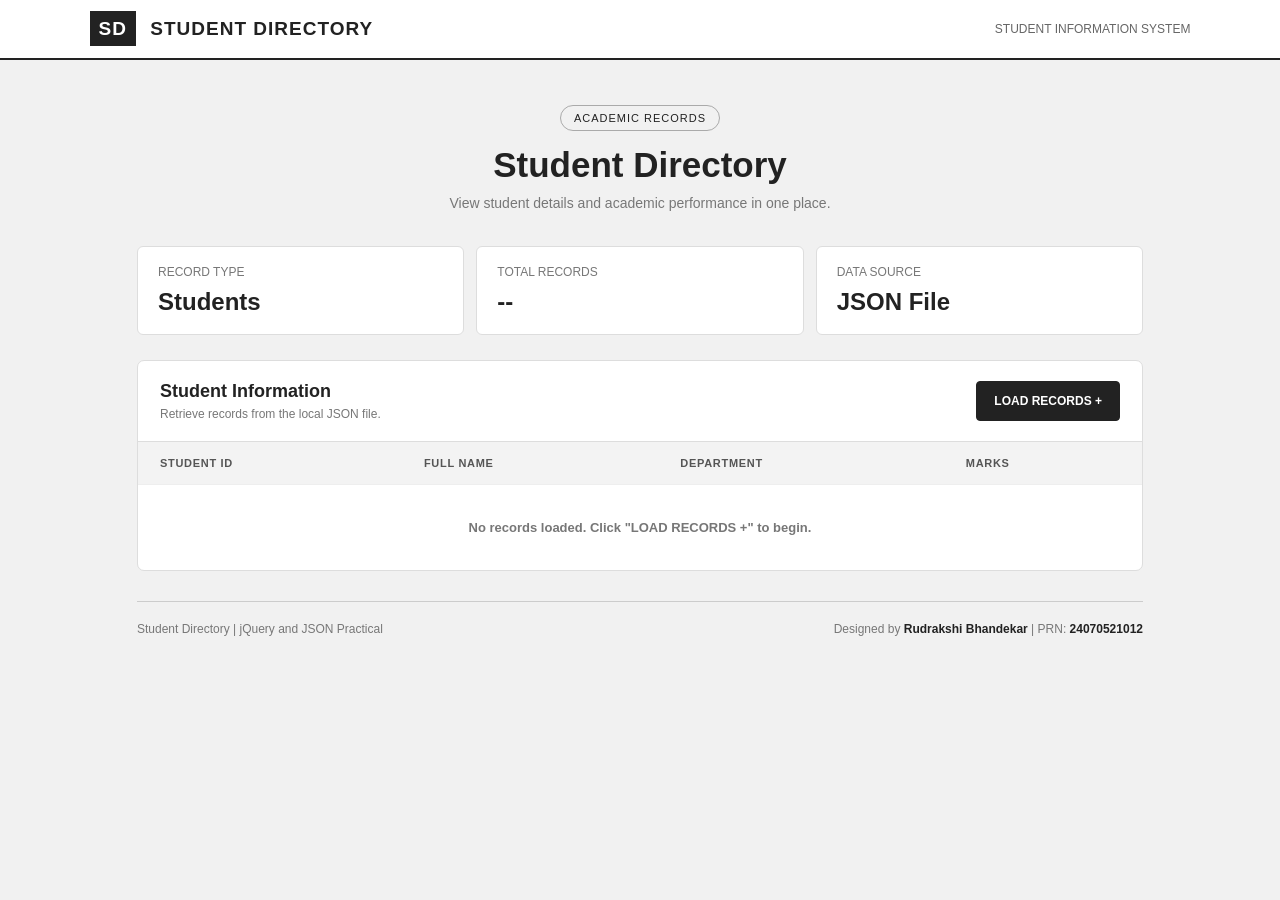
<file: Practical 10/part 2/index.html>
<!DOCTYPE html>
<html lang="en">
<head>
    <meta charset="UTF-8">
    <meta name="viewport" content="width=device-width, initial-scale=1.0">
    <title>Student Directory</title>
    <script src="https://code.jquery.com/jquery-3.7.1.min.js"></script>

    <style>
        * {
            box-sizing: border-box;
            margin: 0;
            padding: 0;
        }

        body {
            font-family: Arial, sans-serif;
            background: #f1f1f1;
            color: #222;
            min-height: 100vh;
        }

        nav {
            background: #fff;
            border-bottom: 2px solid #222;
            padding: 18px 7%;
            display: flex;
            justify-content: space-between;
            align-items: center;
        }

        .brand {
            font-size: 19px;
            font-weight: bold;
            letter-spacing: 1px;
        }

        .brand span {
            background: #222;
            color: #fff;
            padding: 7px 9px;
            margin-right: 8px;
        }

        nav small {
            color: #666;
            font-size: 12px;
        }

        .page {
            max-width: 1050px;
            margin: 45px auto;
            padding: 0 22px;
        }

        .intro {
            text-align: center;
            margin-bottom: 35px;
        }

        .intro small {
            display: inline-block;
            border: 1px solid #aaa;
            border-radius: 20px;
            padding: 6px 13px;
            font-size: 11px;
            letter-spacing: 1px;
            margin-bottom: 14px;
        }

        .intro h1 {
            font-size: 35px;
            margin-bottom: 10px;
        }

        .intro p {
            color: #777;
            font-size: 14px;
        }

        .overview {
            display: grid;
            grid-template-columns: repeat(3, 1fr);
            gap: 12px;
            margin-bottom: 25px;
        }

        .stat {
            background: #fff;
            border: 1px solid #ddd;
            padding: 18px 20px;
            border-radius: 6px;
        }

        .stat p {
            font-size: 12px;
            color: #777;
            margin-bottom: 9px;
        }

        .stat h2 {
            font-size: 24px;
        }

        .directory {
            background: #fff;
            border: 1px solid #ddd;
            border-radius: 7px;
            overflow: hidden;
        }

        .directory-head {
            padding: 20px 22px;
            display: flex;
            justify-content: space-between;
            align-items: center;
            gap: 15px;
            border-bottom: 1px solid #ddd;
        }

        .directory-head h2 {
            font-size: 18px;
            margin-bottom: 5px;
        }

        .directory-head p {
            font-size: 12px;
            color: #777;
        }

        button {
            background: #222;
            color: #fff;
            border: 1px solid #222;
            border-radius: 4px;
            padding: 12px 17px;
            cursor: pointer;
            font-size: 12px;
            font-weight: bold;
        }

        button:hover {
            background: #555;
        }

        button:disabled {
            opacity: 0.6;
            cursor: wait;
        }

        .table-wrap {
            overflow-x: auto;
        }

        table {
            width: 100%;
            border-collapse: collapse;
            min-width: 500px;
        }

        th {
            background: #f3f3f3;
            color: #555;
            text-align: left;
            font-size: 11px;
            letter-spacing: 0.7px;
            text-transform: uppercase;
            padding: 15px 22px;
        }

        td {
            padding: 17px 22px;
            font-size: 13px;
            border-top: 1px solid #eee;
        }

        tbody tr:hover {
            background: #f7f7f7;
        }

        td:first-child {
            font-weight: bold;
        }

        .marks {
            display: inline-block;
            min-width: 45px;
            text-align: center;
            padding: 6px 9px;
            background: #eee;
            border-radius: 4px;
            font-weight: bold;
        }

        .empty-state {
            text-align: center;
            color: #777;
            padding: 35px 15px;
        }

        #message {
            display: none;
            padding: 12px 16px;
            background: #eee;
            border-left: 3px solid #222;
            margin: 15px 0;
            font-size: 13px;
        }

        footer {
            margin-top: 30px;
            padding: 20px 0;
            border-top: 1px solid #ccc;
            display: flex;
            justify-content: space-between;
            flex-wrap: wrap;
            gap: 12px;
            font-size: 12px;
            color: #777;
        }

        footer strong {
            color: #222;
        }

        @media (max-width: 600px) {
            nav {
                padding: 16px;
            }

            nav small {
                display: none;
            }

            .page {
                margin: 30px auto;
                padding: 0 12px;
            }

            .intro h1 {
                font-size: 28px;
            }

            .overview {
                grid-template-columns: 1fr;
            }

            .stat {
                padding: 14px 18px;
            }

            .directory-head {
                align-items: flex-start;
                flex-direction: column;
            }

            th, td {
                padding: 14px;
            }

            footer {
                flex-direction: column;
            }
        }
    </style>
</head>

<body>
    <nav>
        <div class="brand"><span>SD</span> STUDENT DIRECTORY</div>
        <small>STUDENT INFORMATION SYSTEM</small>
    </nav>

    <main class="page">
        <section class="intro">
            <small>ACADEMIC RECORDS</small>
            <h1>Student Directory</h1>
            <p>View student details and academic performance in one place.</p>
        </section>

        <section class="overview">
            <div class="stat">
                <p>RECORD TYPE</p>
                <h2>Students</h2>
            </div>
            <div class="stat">
                <p>TOTAL RECORDS</p>
                <h2 id="totalCount">--</h2>
            </div>
            <div class="stat">
                <p>DATA SOURCE</p>
                <h2>JSON File</h2>
            </div>
        </section>

        <section class="directory">
            <div class="directory-head">
                <div>
                    <h2>Student Information</h2>
                    <p>Retrieve records from the local JSON file.</p>
                </div>
                <button id="loadStudents">LOAD RECORDS +</button>
            </div>

            <div id="message"></div>

            <div class="table-wrap">
                <table id="studentTable">
                    <thead>
                        <tr>
                            <th>Student ID</th>
                            <th>Full Name</th>
                            <th>Department</th>
                            <th>Marks</th>
                        </tr>
                    </thead>
                    <tbody>
                        <tr>
                            <td colspan="4" class="empty-state">
                                No records loaded. Click "LOAD RECORDS +" to begin.
                            </td>
                        </tr>
                    </tbody>
                </table>
            </div>
        </section>

        <footer>
            <span>Student Directory | jQuery and JSON Practical</span>
            <span>Designed by <strong>Rudrakshi Bhandekar</strong> | PRN: <strong>24070521012</strong></span>
        </footer>
    </main>

    <script>
        $(document).ready(function () {
            $("#loadStudents").on("click", function () {
                var button = $(this);
                var tbody = $("#studentTable tbody");

                button.prop("disabled", true).text("LOADING...");
                $("#message").hide();

                $.getJSON("students.json")
                    .done(function (data) {
                        tbody.empty();

                        $.each(data, function (index, student) {
                            var row = $("<tr>")
                                .append($("<td>").text(student.id))
                                .append($("<td>").text(student.name))
                                .append($("<td>").text(student.department))
                                .append(
                                    $("<td>").append(
                                        $("<span class='marks'>").text(student.marks)
                                    )
                                );

                            tbody.append(row);
                        });

                        $("#totalCount").text(data.length);

                        if (data.length === 0) {
                            tbody.html(
                                '<tr><td colspan="4" class="empty-state">No student records found.</td></tr>'
                            );
                        }
                    })
                    .fail(function () {
                        tbody.html(
                            '<tr><td colspan="4" class="empty-state">Unable to load student records.</td></tr>'
                        );

                        $("#totalCount").text("--");

                        $("#message")
                            .text("Unable to load students.json. Check the file location and try again.")
                            .show();
                    })
                    .always(function () {
                        button.prop("disabled", false).text("LOAD RECORDS +");
                    });
            });
        });
    </script>
</body>
</html>
</file>
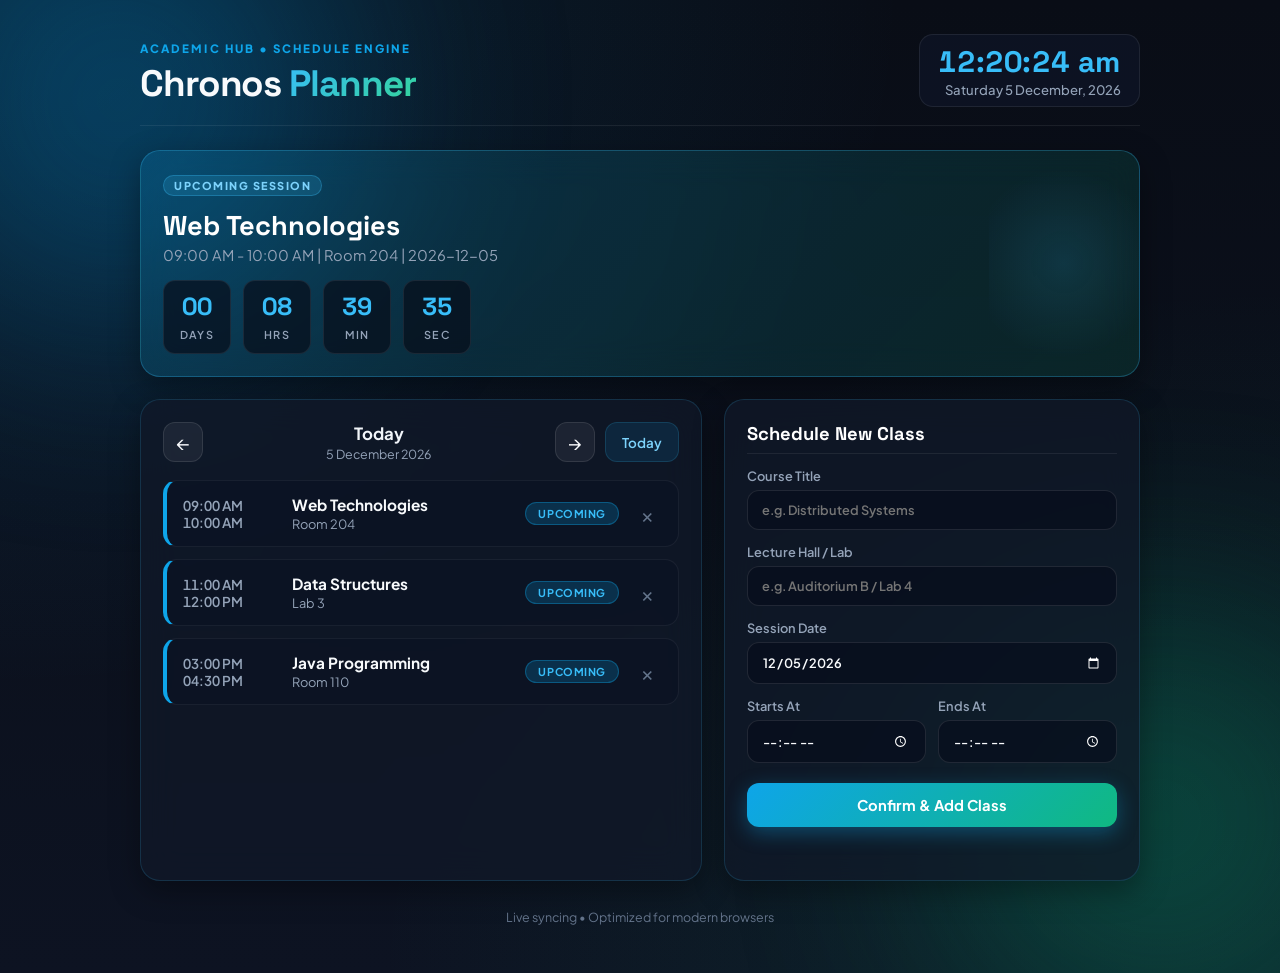
<file: Practical 11/1_class_scheduler/index.html>
<!DOCTYPE html>
<html lang="en">
<head>
  <meta charset="UTF-8">
  <meta name="viewport" content="width=device-width, initial-scale=1.0">
  <title>Chronos | Academic Day Planner</title>
  <link rel="preconnect" href="https://fonts.googleapis.com">
  <link rel="preconnect" href="https://fonts.gstatic.com" crossorigin>
  <link href="https://fonts.googleapis.com/css2?family=Plus+Jakarta+Sans:wght@400;500;600;700;800&family=Space+Grotesk:wght@600;700&display=swap" rel="stylesheet">
  <link rel="stylesheet" href="style.css">
</head>
<body>
  <div class="glow g-top"></div>
  <div class="glow g-bot"></div>

  <main class="app">
    <header class="top">
      <div>
        <p class="eyebrow">ACADEMIC HUB &bull; SCHEDULE ENGINE</p>
        <h1>Chronos <span>Planner</span></h1>
      </div>
      <div class="clock">
        <div id="liveTime">--:--:--</div>
        <div id="liveDate">---</div>
      </div>
    </header>

    <section class="hero glass" id="nextCard">
      <div class="hero-tag">UPCOMING SESSION</div>
      <h2 id="nextName">No upcoming class</h2>
      <p id="nextMeta">Add a class to get started</p>
      <div class="count" id="nextCount"></div>
    </section>

    <section class="grid">
      <div class="glass schedule-panel">
        <div class="nav">
          <button id="prev" aria-label="Previous day">&#8592;</button>
          <div class="nav-mid">
            <strong id="dayLabel">Today</strong>
            <small id="dayFull"></small>
          </div>
          <button id="next" aria-label="Next day">&#8594;</button>
          <button id="today" class="ghost">Today</button>
        </div>
        <ul id="list" class="list"></ul>
      </div>

      <form id="form" class="glass form">
        <h3>Schedule New Class</h3>
        <label>Course Title
          <input id="name" required placeholder="e.g. Distributed Systems">
        </label>
        <label>Lecture Hall / Lab
          <input id="room" required placeholder="e.g. Auditorium B / Lab 4">
        </label>
        <label>Session Date
          <input id="date" type="date" required>
        </label>
        <div class="two">
          <label>Starts At
            <input id="start" type="time" required>
          </label>
          <label>Ends At
            <input id="end" type="time" required>
          </label>
        </div>
        <button class="primary" type="submit">Confirm &amp; Add Class</button>
        <p id="toast" class="toast"></p>
      </form>
    </section>

    <p class="foot">Live syncing &bull; Optimized for modern browsers</p>
  </main>

  <script type="module" src="main.js"></script>
</body>
</html>
</file>
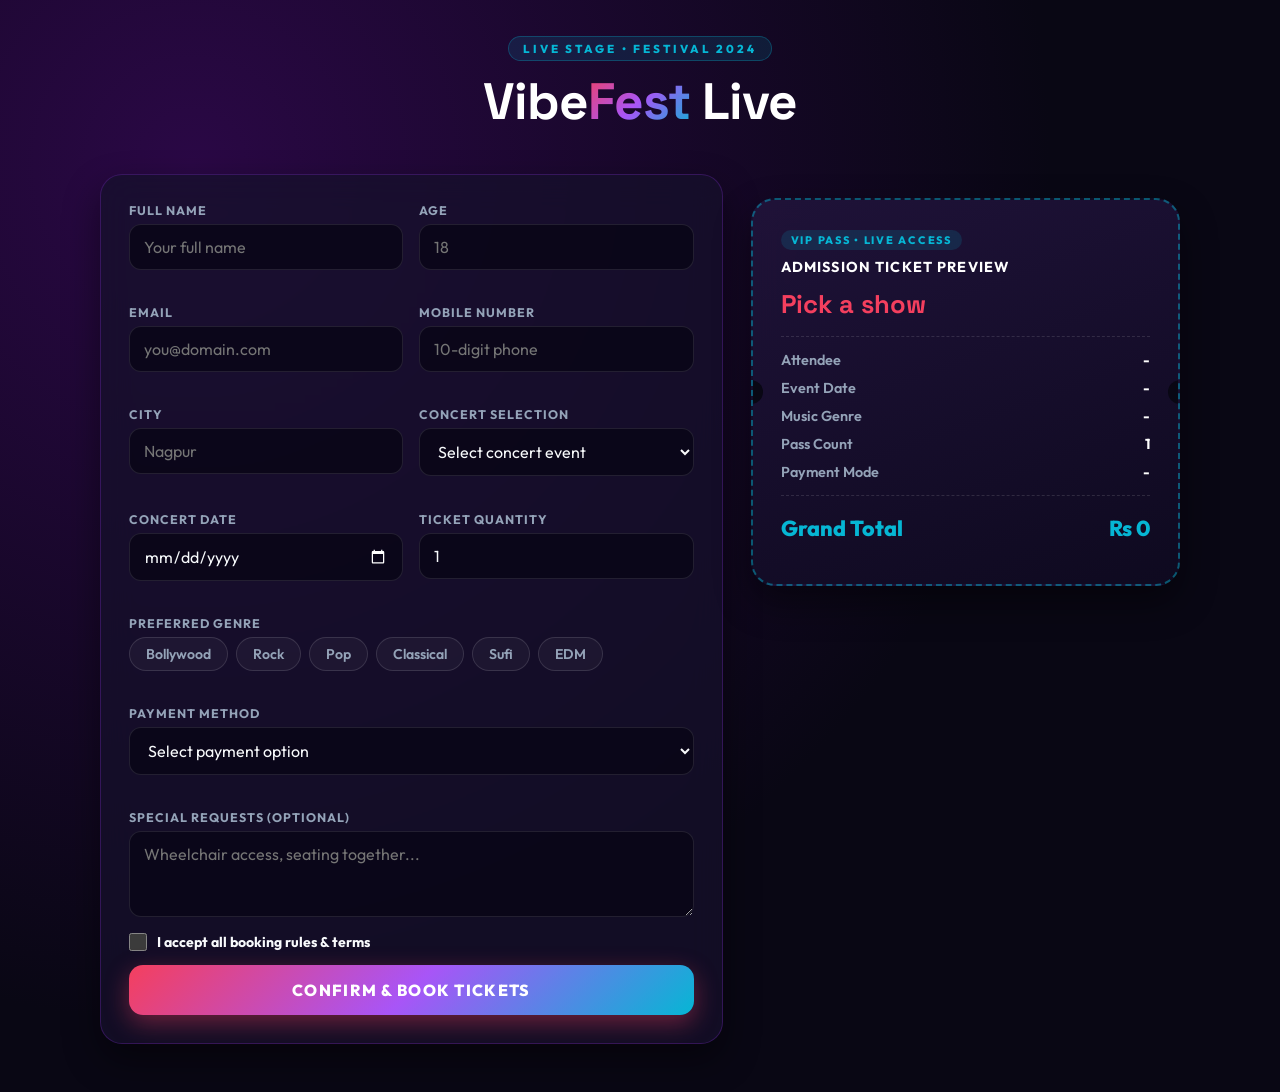
<file: Practical 11/2_concert/index.html>
<!DOCTYPE html>
<html lang="en">

<head>
  <meta charset="UTF-8">
  <meta name="viewport" content="width=device-width, initial-scale=1.0">
  <title>VibeFest Live | Concert Pass Booking</title>
  <link rel="preconnect" href="https://fonts.googleapis.com">
  <link rel="preconnect" href="https://fonts.gstatic.com" crossorigin>
  <link
    href="https://fonts.googleapis.com/css2?family=Outfit:wght@400;500;600;700;800&family=Space+Grotesk:wght@700&display=swap"
    rel="stylesheet">
  <style>
    * {
      box-sizing: border-box;
      margin: 0;
      padding: 0;
    }

    :root {
      --bg: #090714;
      --card: rgba(22, 17, 43, 0.75);
      --border: rgba(147, 51, 234, 0.25);
      --cyan: #06b6d4;
      --pink: #f43f5e;
      --purple: #a855f7;
      --txt: #f8fafc;
      --mut: #94a3b8;
      --glow: rgba(168, 85, 247, 0.35);
    }

    body {
      font-family: 'Outfit', 'Segoe UI', sans-serif;
      background: radial-gradient(circle at 15% 15%, #2a0845 0%, #090714 60%), radial-gradient(circle at 85% 85%, #18082c 0%, #090714 60%);
      color: var(--txt);
      min-height: 100vh;
      padding: 36px 18px 48px;
    }

    .wrap {
      max-width: 1080px;
      margin: auto;
      display: grid;
      grid-template-columns: 1.45fr 1fr;
      gap: 28px;
      align-items: start;
    }

    header {
      grid-column: 1 / -1;
      text-align: center;
      margin-bottom: 12px;
    }

    header .sub-badge {
      display: inline-block;
      letter-spacing: 0.25em;
      color: var(--cyan);
      font-size: 0.72rem;
      font-weight: 800;
      background: rgba(6, 182, 212, 0.12);
      border: 1px solid rgba(6, 182, 212, 0.28);
      padding: 4px 14px;
      border-radius: 99px;
      margin-bottom: 8px;
      text-transform: uppercase;
    }

    header h1 {
      font-family: 'Space Grotesk', sans-serif;
      font-size: clamp(2.2rem, 5vw, 3.2rem);
      letter-spacing: -0.02em;
      color: #fff;
    }

    header h1 b {
      background: linear-gradient(135deg, #f43f5e, #a855f7, #06b6d4);
      -webkit-background-clip: text;
      background-clip: text;
      color: transparent;
    }

    form,
    .ticket {
      background: var(--card);
      border: 1px solid var(--border);
      border-radius: 22px;
      padding: 28px;
      backdrop-filter: blur(16px);
      -webkit-backdrop-filter: blur(16px);
      box-shadow: 0 16px 36px rgba(0, 0, 0, 0.45);
    }

    .row {
      display: grid;
      grid-template-columns: 1fr 1fr;
      gap: 16px;
    }

    .field {
      margin-bottom: 16px;
      display: flex;
      flex-direction: column;
      gap: 6px;
    }

    label,
    .lbl {
      font-size: 0.78rem;
      font-weight: 700;
      text-transform: uppercase;
      letter-spacing: 0.08em;
      color: var(--mut);
    }

    input,
    select,
    textarea {
      font: inherit;
      padding: 12px 14px;
      background: rgba(10, 7, 24, 0.85);
      color: var(--txt);
      border: 1px solid rgba(255, 255, 255, 0.1);
      border-radius: 12px;
      color-scheme: dark;
      transition: all 0.2s ease;
    }

    input:focus,
    select:focus,
    textarea:focus {
      outline: none;
      border-color: var(--cyan);
      box-shadow: 0 0 0 3px rgba(6, 182, 212, 0.25);
    }

    .err {
      color: #fb7185;
      font-size: 0.75rem;
      min-height: 1.1em;
      font-weight: 500;
    }

    .chips {
      display: flex;
      flex-wrap: wrap;
      gap: 8px;
    }

    .chips input {
      display: none;
    }

    .chips label {
      text-transform: none;
      letter-spacing: 0;
      font-size: 0.88rem;
      font-weight: 600;
      padding: 7px 16px;
      border: 1px solid rgba(255, 255, 255, 0.12);
      border-radius: 99px;
      cursor: pointer;
      color: var(--mut);
      background: rgba(255, 255, 255, 0.04);
      transition: all 0.2s;
    }

    .chips label:hover {
      color: #fff;
      border-color: var(--purple);
    }

    .chips input:checked+label {
      background: linear-gradient(135deg, var(--pink), var(--purple));
      color: #ffffff;
      border-color: transparent;
      box-shadow: 0 4px 15px rgba(244, 63, 94, 0.4);
    }

    .terms {
      display: flex;
      gap: 10px;
      align-items: center;
      margin: 8px 0 14px;
      font-size: 0.88rem;
    }

    .terms input[type="checkbox"] {
      width: 18px;
      height: 18px;
      accent-color: var(--pink);
      cursor: pointer;
    }

    button[type="submit"] {
      width: 100%;
      padding: 15px;
      font: inherit;
      font-weight: 800;
      letter-spacing: 0.08em;
      text-transform: uppercase;
      border: 0;
      border-radius: 14px;
      cursor: pointer;
      background: linear-gradient(135deg, #f43f5e, #a855f7, #06b6d4);
      color: #ffffff;
      box-shadow: 0 8px 24px rgba(244, 63, 94, 0.4);
      transition: all 0.25s ease;
    }

    button[type="submit"]:hover {
      filter: brightness(1.12);
      transform: translateY(-2px);
      box-shadow: 0 12px 28px rgba(244, 63, 94, 0.55);
    }

    /* Right Side Ticket Preview Pass */
    .ticket {
      position: sticky;
      top: 24px;
      background: linear-gradient(160deg, rgba(32, 19, 58, 0.95), rgba(15, 10, 32, 0.95));
      border: 2px dashed rgba(6, 182, 212, 0.45);
      border-radius: 24px;
      position: relative;
      overflow: hidden;
    }

    .ticket::before,
    .ticket::after {
      content: '';
      position: absolute;
      width: 24px;
      height: 24px;
      background: var(--bg);
      border-radius: 50%;
      top: 50%;
      transform: translateY(-50%);
    }

    .ticket::before {
      left: -14px;
    }

    .ticket::after {
      right: -14px;
    }

    .ticket-badge {
      display: inline-block;
      font-size: 0.68rem;
      font-weight: 800;
      letter-spacing: 0.16em;
      color: var(--cyan);
      background: rgba(6, 182, 212, 0.14);
      padding: 3px 10px;
      border-radius: 99px;
      margin-bottom: 8px;
    }

    .ticket h3 {
      color: #ffffff;
      letter-spacing: 0.08em;
      font-size: 0.9rem;
      margin-bottom: 12px;
    }

    .ticket .big {
      font-family: 'Space Grotesk', sans-serif;
      font-size: 1.6rem;
      font-weight: 700;
      margin-bottom: 16px;
      color: #f43f5e;
      line-height: 1.25;
    }

    .ticket dl {
      display: grid;
      grid-template-columns: auto 1fr;
      gap: 10px 16px;
      font-size: 0.9rem;
      padding: 14px 0;
      border-top: 1px dashed rgba(255, 255, 255, 0.12);
      border-bottom: 1px dashed rgba(255, 255, 255, 0.12);
    }

    .ticket dt {
      color: var(--mut);
      font-weight: 600;
    }

    .ticket dd {
      text-align: right;
      word-break: break-word;
      font-weight: 700;
      color: #fff;
    }

    .total {
      margin-top: 18px;
      display: flex;
      justify-content: space-between;
      align-items: center;
      font-size: 1.35rem;
      font-weight: 800;
      color: var(--cyan);
    }

    .saved {
      margin-top: 14px;
      font-size: 0.8rem;
      color: var(--mut);
      text-align: center;
    }

    @media (max-width: 820px) {
      .wrap {
        grid-template-columns: 1fr;
      }

      .row {
        grid-template-columns: 1fr;
      }

      .ticket {
        position: static;
      }
    }
  </style>
</head>

<body>
  <div class="wrap">
    <header>
      <div class="sub-badge">LIVE STAGE &bull; FESTIVAL 2024</div>
      <h1>Vibe<b>Fest</b> Live</h1>
    </header>

    <form id="reg" novalidate>
      <div class="row">
        <div class="field"><label for="name">Full name</label><input id="name" placeholder="Your full name"><span
            class="err"></span></div>
        <div class="field"><label for="age">Age</label><input id="age" type="number" min="10" max="99"
            placeholder="18"><span class="err"></span></div>
      </div>
      <div class="row">
        <div class="field"><label for="email">Email</label><input id="email" type="email"
            placeholder="you@domain.com"><span class="err"></span></div>
        <div class="field"><label for="mobile">Mobile Number</label><input id="mobile" inputmode="numeric"
            maxlength="10" placeholder="10-digit phone"><span class="err"></span></div>
      </div>
      <div class="row">
        <div class="field"><label for="city">City</label><input id="city" placeholder="Nagpur"><span class="err"></span>
        </div>
        <div class="field"><label for="concert">Concert Selection</label>
          <select id="concert">
            <option value="">Select concert event</option>
            <option value="Arijit Singh Night|1500">Arijit Singh Night - Rs 1500</option>
            <option value="Rock Mania|1200">Rock Mania - Rs 1200</option>
            <option value="Sufi Evening|900">Sufi Evening - Rs 900</option>
            <option value="EDM Fest|1800">EDM Fest - Rs 1800</option>
          </select><span class="err"></span>
        </div>
      </div>
      <div class="row">
        <div class="field"><label for="cdate">Concert date</label><input id="cdate" type="date"><span
            class="err"></span></div>
        <div class="field"><label for="tickets">Ticket Quantity</label><input id="tickets" type="number" min="1"
            max="10" value="1"><span class="err"></span></div>
      </div>
      <div class="field"><span class="lbl">Preferred genre</span>
        <div class="chips" id="genres"></div><span class="err" id="genreErr"></span>
      </div>
      <div class="field"><label for="pay">Payment method</label>
        <select id="pay">
          <option value="">Select payment option</option>
          <option>UPI</option>
          <option>Credit / Debit Card</option>
          <option>Net Banking</option>
          <option>Pay at venue</option>
        </select><span class="err"></span>
      </div>
      <div class="field"><label for="req">Special requests (Optional)</label><textarea id="req" rows="3"
          placeholder="Wheelchair access, seating together..."></textarea></div>
      <div class="terms"><input type="checkbox" id="terms"><label for="terms"
          style="text-transform:none;letter-spacing:0;font-size:.88rem;color:var(--txt)">I accept all booking rules
          &amp; terms</label></div>
      <span class="err" id="termsErr"></span>
      <button type="submit">Confirm &amp; Book Tickets</button>
    </form>

    <aside class="ticket">
      <div class="ticket-badge">VIP PASS &bull; LIVE ACCESS</div>
      <h3>ADMISSION TICKET PREVIEW</h3>
      <div class="big" id="pShow">Pick a show</div>
      <dl>
        <dt>Attendee</dt>
        <dd id="pName">-</dd>
        <dt>Event Date</dt>
        <dd id="pDate">-</dd>
        <dt>Music Genre</dt>
        <dd id="pGenre">-</dd>
        <dt>Pass Count</dt>
        <dd id="pTix">1</dd>
        <dt>Payment Mode</dt>
        <dd id="pPay">-</dd>
      </dl>
      <div class="total"><span>Grand Total</span><span id="pTotal">Rs 0</span></div>
      <p class="saved" id="savedCount"></p>
    </aside>
  </div>

  <script>
    const $ = (id) => document.getElementById(id);
    const genres = ['Bollywood', 'Rock', 'Pop', 'Classical', 'Sufi', 'EDM'];
    $('genres').innerHTML = genres.map((g, i) =>
      `<input type="radio" name="genre" id="g${i}" value="${g}"><label for="g${i}">${g}</label>`).join('');

    $('cdate').min = new Date().toISOString().split('T')[0];

    function preview() {
      const [show, price] = ($('concert').value || '|0').split('|');
      $('pShow').textContent = show || 'Pick a show';
      $('pName').textContent = $('name').value || '-';
      $('pDate').textContent = $('cdate').value || '-';
      const g = document.querySelector('input[name=genre]:checked');
      $('pGenre').textContent = g ? g.value : '-';
      const n = Math.max(0, parseInt($('tickets').value) || 0);
      $('pTix').textContent = n;
      $('pPay').textContent = $('pay').value || '-';
      $('pTotal').textContent = 'Rs ' + (Number(price) * n).toLocaleString('en-IN');
    }
    $('reg').addEventListener('input', preview);
    $('reg').addEventListener('change', preview);

    function setErr(id, msg) {
      const el = $(id);
      el.parentElement.querySelector('.err').textContent = msg;
      return !msg;
    }

    function validate() {
      let ok = true;
      ok = setErr('name', $('name').value.trim().length < 3 ? 'Enter your full name' : '') && ok;
      ok = setErr('age', !($('age').value >= 10) ? 'Enter a valid age' : '') && ok;
      ok = setErr('email', !/^\S+@\S+\.\S+$/.test($('email').value) ? 'Enter a valid email' : '') && ok;
      ok = setErr('mobile', !/^[6-9]\d{9}$/.test($('mobile').value) ? 'Enter a valid 10-digit mobile' : '') && ok;
      ok = setErr('city', !$('city').value.trim() ? 'City required' : '') && ok;
      ok = setErr('concert', !$('concert').value ? 'Choose a concert' : '') && ok;
      ok = setErr('cdate', !$('cdate').value ? 'Pick a date' : '') && ok;
      ok = setErr('tickets', !($('tickets').value >= 1 && $('tickets').value <= 10) ? '1 to 10 tickets' : '') && ok;
      ok = setErr('pay', !$('pay').value ? 'Select payment method' : '') && ok;
      const g = document.querySelector('input[name=genre]:checked');
      $('genreErr').textContent = g ? '' : 'Pick a genre'; ok = !!g && ok;
      $('termsErr').textContent = $('terms').checked ? '' : 'Please accept the terms'; ok = $('terms').checked && ok;
      return ok;
    }

    function refreshCount() {
      const n = (JSON.parse(localStorage.getItem('concertRegs')) || []).length;
      $('savedCount').textContent = n ? `${n} registration(s) saved in this browser` : '';
    }

    $('reg').addEventListener('submit', (e) => {
      e.preventDefault();
      if (!validate()) return;
      const data = {
        name: $('name').value.trim(), age: $('age').value, email: $('email').value, mobile: $('mobile').value,
        city: $('city').value.trim(), concert: $('concert').value.split('|')[0], date: $('cdate').value,
        genre: document.querySelector('input[name=genre]:checked').value, tickets: $('tickets').value,
        payment: $('pay').value, request: $('req').value.trim(), savedAt: new Date().toISOString()
      };
      const all = JSON.parse(localStorage.getItem('concertRegs')) || [];
      all.push(data);
      localStorage.setItem('concertRegs', JSON.stringify(all));
      alert('Concert registration saved successfully!');
      e.target.reset(); $('tickets').value = 1; preview(); refreshCount();
    });
    refreshCount(); preview();
  </script>
</body>

</html>
</file>
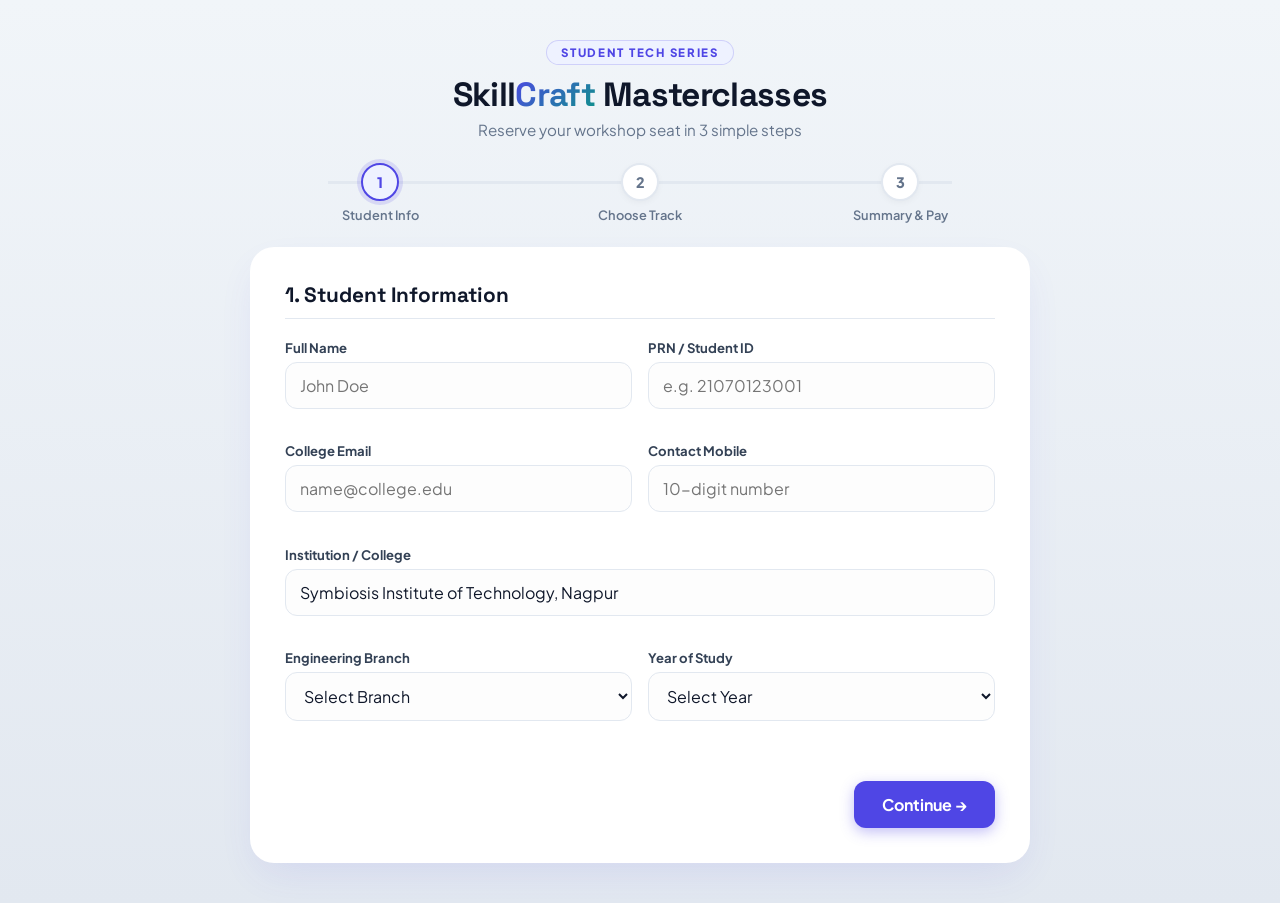
<file: Practical 11/3_workshop/index.html>
<!DOCTYPE html>
<html lang="en">
<head>
<meta charset="UTF-8">
<meta name="viewport" content="width=device-width, initial-scale=1.0">
<title>SkillCraft Studio | Masterclass Registration</title>
<link rel="preconnect" href="https://fonts.googleapis.com">
<link rel="preconnect" href="https://fonts.gstatic.com" crossorigin>
<link href="https://fonts.googleapis.com/css2?family=Plus+Jakarta+Sans:wght@400;500;600;700;800&family=Space+Grotesk:wght@600;700&display=swap" rel="stylesheet">
<style>
  * { box-sizing: border-box; margin: 0; padding: 0; }
  :root {
    --ink: #0f172a;
    --primary: #4f46e5;
    --primary-light: #eef2ff;
    --teal: #0d9488;
    --teal-light: #f0fdfa;
    --bg: #f8fafc;
    --line: #e2e8f0;
    --mut: #64748b;
    --card: #ffffff;
    --shadow: 0 16px 40px -10px rgba(79, 70, 229, 0.12);
  }
  body {
    font-family: 'Plus Jakarta Sans', system-ui, sans-serif;
    background: linear-gradient(180deg, #f1f5f9 0%, #e2e8f0 100%);
    color: var(--ink);
    min-height: 100vh;
    display: flex;
    justify-content: center;
    padding: 40px 16px;
  }
  .shell { width: 100%; max-width: 780px; }
  
  .brand { text-align: center; margin-bottom: 24px; }
  .brand-badge {
    display: inline-block;
    font-size: 0.72rem;
    font-weight: 800;
    letter-spacing: 0.15em;
    color: var(--primary);
    background: var(--primary-light);
    border: 1px solid rgba(79, 70, 229, 0.2);
    padding: 4px 14px;
    border-radius: 99px;
    text-transform: uppercase;
    margin-bottom: 8px;
  }
  .brand h1 {
    font-family: 'Space Grotesk', sans-serif;
    font-size: 2.1rem;
    color: var(--ink);
    letter-spacing: -0.02em;
  }
  .brand h1 span {
    background: linear-gradient(135deg, var(--primary), var(--teal));
    -webkit-background-clip: text;
    background-clip: text;
    color: transparent;
  }
  .brand p { color: var(--mut); font-size: 0.95rem; margin-top: 4px; }

  /* Stepper */
  .steps {
    display: flex;
    justify-content: space-between;
    margin-bottom: 24px;
    position: relative;
  }
  .steps::before {
    content: '';
    position: absolute;
    top: 18px;
    left: 10%;
    right: 10%;
    height: 3px;
    background: var(--line);
    z-index: 0;
  }
  .step {
    position: relative;
    z-index: 1;
    text-align: center;
    flex: 1;
    font-size: 0.8rem;
    font-weight: 600;
    color: var(--mut);
  }
  .step i {
    display: grid;
    place-items: center;
    width: 38px;
    height: 38px;
    margin: 0 auto 6px;
    border-radius: 50%;
    background: #ffffff;
    border: 2px solid var(--line);
    font-style: normal;
    font-weight: 800;
    font-size: 0.9rem;
    color: var(--mut);
    transition: all 0.3s ease;
    box-shadow: 0 2px 6px rgba(0,0,0,0.04);
  }
  .step.on i {
    border-color: var(--primary);
    background: var(--primary-light);
    color: var(--primary);
    box-shadow: 0 0 0 4px rgba(79, 70, 229, 0.15);
  }
  .step.done i {
    background: var(--teal);
    border-color: var(--teal);
    color: #fff;
  }

  .card {
    background: var(--card);
    border-radius: 24px;
    padding: 34px;
    box-shadow: var(--shadow);
    border: 1px solid rgba(255, 255, 255, 0.8);
  }
  .pane { display: none; }
  .pane.show { display: block; animation: slideIn 0.3s cubic-bezier(0.16, 1, 0.3, 1); }
  @keyframes slideIn { from { opacity: 0; transform: translateX(16px); } }
  
  h2 {
    font-family: 'Space Grotesk', sans-serif;
    font-size: 1.3rem;
    margin-bottom: 20px;
    color: var(--ink);
    padding-bottom: 10px;
    border-bottom: 1px solid var(--line);
  }
  .row { display: grid; grid-template-columns: 1fr 1fr; gap: 16px; }
  .f { margin-bottom: 16px; }
  .f label {
    display: block;
    font-size: 0.82rem;
    font-weight: 700;
    margin-bottom: 6px;
    color: #334155;
  }
  input, select, textarea {
    width: 100%;
    font: inherit;
    padding: 12px 14px;
    border: 1.5px solid var(--line);
    border-radius: 12px;
    background: #fdfdfd;
    color: var(--ink);
    transition: all 0.2s ease;
  }
  input:focus, select:focus, textarea:focus {
    outline: none;
    border-color: var(--primary);
    background: #fff;
    box-shadow: 0 0 0 3px rgba(79, 70, 229, 0.15);
  }
  input.bad, select.bad { border-color: #ef4444; background: #fff5f5; }
  .err { color: #ef4444; font-size: 0.76rem; min-height: 1.1em; display: block; margin-top: 4px; font-weight: 500; }

  /* Workshop selection radio cards */
  .cards { display: grid; grid-template-columns: repeat(3, 1fr); gap: 14px; }
  .cards input { display: none; }
  .opt {
    display: block;
    padding: 18px 12px;
    text-align: center;
    border: 2px solid var(--line);
    border-radius: 16px;
    cursor: pointer;
    font-weight: 700;
    color: var(--ink);
    background: #fdfdfd;
    transition: all 0.25s ease;
  }
  .opt small {
    display: block;
    color: var(--teal);
    font-weight: 800;
    font-size: 0.88rem;
    margin-top: 6px;
  }
  .opt:hover {
    border-color: var(--primary);
    background: #faf5ff;
  }
  .cards input:checked + .opt {
    border-color: var(--primary);
    background: var(--primary-light);
    color: var(--primary);
    box-shadow: 0 6px 18px rgba(79, 70, 229, 0.15);
  }

  /* Counter */
  .counter { display: flex; align-items: center; gap: 14px; }
  .counter button {
    width: 40px;
    height: 40px;
    border-radius: 12px;
    border: 0;
    background: var(--primary);
    color: #fff;
    font-size: 1.3rem;
    cursor: pointer;
    display: grid;
    place-items: center;
    transition: background 0.2s, transform 0.15s;
  }
  .counter button:hover { background: #4338ca; transform: scale(1.05); }
  .counter output { font-size: 1.35rem; font-weight: 800; min-width: 32px; text-align: center; color: var(--ink); }

  /* Summary Box */
  .sum {
    background: #f8fafc;
    border: 1px solid var(--line);
    border-radius: 16px;
    padding: 20px;
    font-size: 0.94rem;
  }
  .sum div {
    display: flex;
    justify-content: space-between;
    padding: 8px 0;
    border-bottom: 1px dashed var(--line);
  }
  .sum div:last-child {
    border: 0;
    font-weight: 800;
    font-size: 1.25rem;
    color: var(--primary);
    padding-top: 14px;
    margin-top: 6px;
    border-top: 2px solid var(--line);
  }

  .btns { display: flex; justify-content: space-between; margin-top: 26px; gap: 12px; }
  .btn {
    padding: 13px 28px;
    border: 0;
    border-radius: 12px;
    font: inherit;
    font-weight: 700;
    cursor: pointer;
    transition: all 0.2s ease;
  }
  .back { background: #e2e8f0; color: #334155; }
  .back:hover { background: #cbd5e1; }
  .next {
    background: var(--primary);
    color: #fff;
    margin-left: auto;
    box-shadow: 0 4px 14px rgba(79, 70, 229, 0.35);
  }
  .next:hover { background: #4338ca; transform: translateY(-1px); }
  .book {
    background: linear-gradient(135deg, var(--primary), var(--teal));
    color: #fff;
    margin-left: auto;
    box-shadow: 0 6px 20px rgba(13, 148, 136, 0.35);
  }
  .book:hover { filter: brightness(1.1); transform: translateY(-1px); }
  .agree { display: flex; gap: 10px; align-items: center; margin-top: 16px; font-size: 0.9rem; font-weight: 600; cursor: pointer; }
  .agree input { width: 18px; height: 18px; accent-color: var(--primary); cursor: pointer; }

  #okBox { display: none; text-align: center; padding: 24px 0; }
  #okBox .tick {
    width: 76px;
    height: 76px;
    border-radius: 50%;
    background: var(--teal);
    color: #fff;
    font-size: 2.4rem;
    display: grid;
    place-items: center;
    margin: 0 auto 16px;
    box-shadow: 0 10px 24px rgba(13, 148, 136, 0.3);
  }
  #okBox code {
    display: inline-block;
    background: var(--primary-light);
    color: var(--primary);
    padding: 8px 18px;
    border-radius: 10px;
    font-weight: 800;
    font-size: 1.1rem;
    margin: 10px 0 16px;
  }

  @media (max-width: 620px) {
    .row, .cards { grid-template-columns: 1fr; }
    .card { padding: 22px; }
    .step span { display: none; }
  }
</style>
</head>
<body>
<div class="shell">
  <div class="brand">
    <span class="brand-badge">STUDENT TECH SERIES</span>
    <h1>Skill<span>Craft</span> Masterclasses</h1>
    <p>Reserve your workshop seat in 3 simple steps</p>
  </div>

  <div class="steps">
    <div class="step on" data-s="0"><i>1</i><span>Student Info</span></div>
    <div class="step" data-s="1"><i>2</i><span>Choose Track</span></div>
    <div class="step" data-s="2"><i>3</i><span>Summary &amp; Pay</span></div>
  </div>

  <div class="card">
    <form id="f" novalidate>
      <section class="pane show">
        <h2>1. Student Information</h2>
        <div class="row">
          <div class="f"><label>Full Name</label><input id="name" placeholder="John Doe"><span class="err"></span></div>
          <div class="f"><label>PRN / Student ID</label><input id="prn" placeholder="e.g. 21070123001"><span class="err"></span></div>
        </div>
        <div class="row">
          <div class="f"><label>College Email</label><input id="email" type="email" placeholder="name@college.edu"><span class="err"></span></div>
          <div class="f"><label>Contact Mobile</label><input id="mobile" maxlength="10" placeholder="10-digit number"><span class="err"></span></div>
        </div>
        <div class="f"><label>Institution / College</label><input id="college" value="Symbiosis Institute of Technology, Nagpur"><span class="err"></span></div>
        <div class="row">
          <div class="f"><label>Engineering Branch</label>
            <select id="branch"><option value="">Select Branch</option><option>Computer Science</option><option>Information Technology</option><option>Electronics &amp; Telecom</option><option>Mechanical</option><option>Civil</option></select><span class="err"></span></div>
          <div class="f"><label>Year of Study</label>
            <select id="year"><option value="">Select Year</option><option>First Year</option><option>Second Year</option><option>Third Year</option><option>Fourth Year</option></select><span class="err"></span></div>
        </div>
      </section>

      <section class="pane">
        <h2>2. Select Your Workshop Track</h2>
        <div class="cards f">
          <div><input type="radio" name="wtype" id="w1" value="Artificial Intelligence|300"><label class="opt" for="w1">AI &amp; ML<small>Rs 300</small></label></div>
          <div><input type="radio" name="wtype" id="w2" value="Web Development|250"><label class="opt" for="w2">Fullstack Web<small>Rs 250</small></label></div>
          <div><input type="radio" name="wtype" id="w3" value="Cyber Security|350"><label class="opt" for="w3">Cyber Security<small>Rs 350</small></label></div>
        </div>
        <span class="err" id="wErr"></span>
        <div class="row">
          <div class="f"><label>Preferred Date</label><input id="wdate" type="date"><span class="err"></span></div>
          <div class="f"><label>Ticket Count</label>
            <div class="counter"><button type="button" id="minus">-</button><output id="qty">1</output><button type="button" id="plus">+</button></div></div>
        </div>
        <div class="f"><label>Special Instructions / Hardware Needs</label><textarea id="extra" rows="3" placeholder="Need laptop access, dietary needs, team seating..."></textarea></div>
      </section>

      <section class="pane">
        <h2>3. Review &amp; Confirm Booking</h2>
        <div class="sum" id="sum"></div>
        <label class="agree"><input type="checkbox" id="terms"> I agree to the event code of conduct and ticket terms</label>
        <span class="err" id="tErr"></span>
      </section>

      <div class="btns">
        <button type="button" class="btn back" id="back" style="visibility:hidden">Back</button>
        <button type="button" class="btn next" id="next">Continue &rarr;</button>
        <button type="submit" class="btn book" id="book" style="display:none">Confirm &amp; Book Ticket</button>
      </div>
    </form>

    <div id="okBox">
      <div class="tick">&#10003;</div>
      <h2>Registration Confirmed!</h2>
      <code id="bid"></code>
      <p style="color:var(--mut);margin-bottom:18px">Your workshop pass has been generated and saved locally.</p>
      <button class="btn next" style="margin:0" onclick="location.reload()">Book Another Pass</button>
    </div>
  </div>
</div>

<script>
const $ = (id) => document.getElementById(id);
const panes = document.querySelectorAll('.pane');
const stepEls = document.querySelectorAll('.step');
let cur = 0, qty = 1;
$('wdate').min = new Date().toISOString().split('T')[0];

function mark(id, msg) {
  const el = $(id); const sp = el.parentElement.querySelector('.err');
  el.classList.toggle('bad', !!msg); if (sp) sp.textContent = msg; return !msg;
}
function check(step) {
  let ok = true;
  if (step === 0) {
    ok = mark('name', $('name').value.trim().length < 3 ? 'Enter your name' : '') && ok;
    ok = mark('prn', !$('prn').value.trim() ? 'PRN required' : '') && ok;
    ok = mark('email', !/^\S+@\S+\.\S+$/.test($('email').value) ? 'Valid email required' : '') && ok;
    ok = mark('mobile', !/^[6-9]\d{9}$/.test($('mobile').value) ? '10-digit mobile required' : '') && ok;
    ok = mark('college', !$('college').value.trim() ? 'Required' : '') && ok;
    ok = mark('branch', !$('branch').value ? 'Select branch' : '') && ok;
    ok = mark('year', !$('year').value ? 'Select year' : '') && ok;
  }
  if (step === 1) {
    const w = document.querySelector('input[name=wtype]:checked');
    $('wErr').textContent = w ? '' : 'Pick a workshop'; ok = !!w && ok;
    ok = mark('wdate', !$('wdate').value ? 'Pick a date' : '') && ok;
  }
  return ok;
}
function go(n) {
  cur = n;
  panes.forEach((p, i) => p.classList.toggle('show', i === n));
  stepEls.forEach((s, i) => { s.classList.toggle('on', i === n); s.classList.toggle('done', i < n); });
  $('back').style.visibility = n ? 'visible' : 'hidden';
  $('next').style.display = n < 2 ? 'block' : 'none';
  $('book').style.display = n === 2 ? 'block' : 'none';
  if (n === 2) summary();
}
function summary() {
  const [type, price] = document.querySelector('input[name=wtype]:checked').value.split('|');
  $('sum').innerHTML = `
    <div><span>Student</span><span>${$('name').value} (${$('prn').value})</span></div>
    <div><span>Branch / Year</span><span>${$('branch').value}, ${$('year').value}</span></div>
    <div><span>Contact</span><span>${$('email').value}</span></div>
    <div><span>Workshop Track</span><span>${type}</span></div>
    <div><span>Event Date</span><span>${$('wdate').value}</span></div>
    <div><span>Seat Count</span><span>${qty} x Rs ${price}</span></div>
    <div><span>Total Payable</span><span>Rs ${qty * price}</span></div>`;
}
$('next').onclick = () => { if (check(cur)) go(cur + 1); };
$('back').onclick = () => go(cur - 1);
$('plus').onclick = () => { if (qty < 10) $('qty').textContent = ++qty; };
$('minus').onclick = () => { if (qty > 1) $('qty').textContent = --qty; };

$('f').addEventListener('submit', (e) => {
  e.preventDefault();
  if (!$('terms').checked) { $('tErr').textContent = 'Please accept the terms'; return; }
  const [type, price] = document.querySelector('input[name=wtype]:checked').value.split('|');
  const id = 'TS' + Date.now().toString().slice(-6);
  const rec = { id, name: $('name').value, prn: $('prn').value, email: $('email').value, mobile: $('mobile').value,
    college: $('college').value, branch: $('branch').value, year: $('year').value, workshop: type,
    date: $('wdate').value, tickets: qty, total: qty * price, extra: $('extra').value };
  const all = JSON.parse(localStorage.getItem('workshopBookings')) || [];
  all.push(rec); localStorage.setItem('workshopBookings', JSON.stringify(all));
  alert('Workshop ticket booking saved successfully!');
  $('f').style.display = 'none'; $('okBox').style.display = 'block'; $('bid').textContent = 'Booking ID: ' + id;
});
</script>
</body>
</html>
</file>
<file: Practical 2/style.css>
*{
    margin:0;
    padding:0;
    box-sizing:border-box;
    font-family:'Poppins',sans-serif;
}

body{
    background:url("https://images.unsplash.com/photo-1524995997946-a1c2e315a42f?auto=format&fit=crop&w=1600&q=80") no-repeat center center/cover;
    min-height:100vh;
    background-attachment:fixed;
}

header{
    background:#1f2937;
    color:white;
    text-align:center;
    padding:12px;
}

header h1{
    font-size:38px;
}

header p{
    margin-top:8px;
    font-size:18px;
}

marquee{
    background:#ffd943;
    color:#000;
    padding:7px;
    font-weight:bold;
    font-size:13px;
}

.books-container{
    width:75%;
    margin:30px auto;
    display:flex;
    flex-direction:column;
    gap:10px;
}
.book-card{
    display:grid;
    grid-template-columns:3fr 2fr 1fr 1.5fr;
    align-items:center;
    background:rgba(255,255,255,.95);
    padding:12px 15px;
    border-radius:12px;
    box-shadow:0 5px 12px rgba(0,0,0,.2);
    transition:.3s;
}
.book-card:hover{
    transform:translateY(-8px);
}
.book-card h3{
    color:#1e3a8a;
    margin:0;
}

.book-card p{
    margin:0;
}

.book-card h2{
    color:#dc2626;
    margin:0;
}

.quantity{
    display:flex;
    justify-content:center;
    align-items:center;
    gap:12px;
}

.quantity button{
    width:35px;
    height:35px;
    border:none;
    border-radius:50%;
    background:#2563eb;
    color:white;
    font-size:20px;
    cursor:pointer;
}

.quantity span{
    width:25px;
    text-align:center;
    font-size:18px;
    font-weight:bold;
}

.customer,
.coupon,
.payment,
.buttons{
    width:70%;
    margin:20px auto;
    background:rgba(255,255,255,.95);
    padding:20px;
    border-radius:15px;
    box-shadow:0 5px 15px rgba(0,0,0,.3);
}

.customer h2,
.coupon h2,
.payment h2{
    margin-bottom:15px;
    color:#1e3a8a;
}

.customer input,
.coupon input,
.payment select{
    width:100%;
    padding:12px;
    margin:10px 0;
    border:1px solid #ccc;
    border-radius:8px;
    font-size:16px;
}

.buttons{
    text-align:center;
}

.buttons button{
    padding:12px 30px;
    margin:10px;
    border:none;
    border-radius:8px;
    font-size:17px;
    color:white;
    background:#16a34a;
    cursor:pointer;
    transition:.3s;
}

.buttons button:last-child{
    background:#2563eb;
}

.buttons button:hover{
    opacity:.9;
    transform:scale(1.05);
}

#billSection{
    width:80%;
    margin:30px auto;
    background:white;
    border-radius:15px;
    padding:25px;
    box-shadow:0 5px 15px rgba(0,0,0,.3);
    display:none;
}

#billSection h2{
    text-align:center;
    color:#1e3a8a;
    margin-bottom:20px;
}

#billSection table{
    width:100%;
    border-collapse:collapse;
    margin:20px 0;
}

#billSection table,
#billSection th,
#billSection td{
    border:1px solid #ccc;
}

#billSection th,
#billSection td{
    padding:10px;
    text-align:center;
}

footer{
    background:#111827;
    color:white;
    text-align:center;
    padding:20px;
    margin-top:30px;
    font-size:21px;
}

@media(max-width:1000px){
    .books-container{
        grid-template-columns:repeat(2,1fr);
    }
}

@media(max-width:650px){
    .books-container{
        grid-template-columns:1fr;
    }

    .customer,
    .coupon,
    .payment,
    .buttons,
    #billSection{
        width:95%;
    }

    header h1{
        font-size:28px;
    }
}
</file>
<file: Practical 4/style.css>
*{
margin:0;
padding:0;
box-sizing:border-box;
font-family:'Poppins',sans-serif;
}

body{
height:100vh;
background:url("https://t4.ftcdn.net/jpg/07/11/03/63/360_F_711036356_0RgP9ky74c46q9X6EOT5GydYSFq3grEw.jpg") center center/cover no-repeat fixed;
overflow:hidden;
}

.overlay{
width:100%;
height:100vh;
background:rgba(0,0,0,.45);
display:flex;
flex-direction:column;
justify-content:space-between;
align-items:center;
padding:30px 20px;
}

.top{
text-align:center;
color:#fff;
animation:fadeDown 1s ease;
}

.car{
font-size:65px;
color:#00d4ff;
margin-bottom:12px;
animation:float 2s ease-in-out infinite;
}

.top h1{
font-size:42px;
font-weight:700;
letter-spacing:1px;
text-shadow:0 4px 10px rgba(0,0,0,.5);
margin-bottom:8px;
}

.top p{
font-size:18px;
font-weight:300;
margin-bottom:15px;
}

#datetime{
display:inline-block;
padding:10px 22px;
background:rgba(255,255,255,.15);
border:1px solid rgba(255,255,255,.3);
backdrop-filter:blur(8px);
border-radius:30px;
font-size:15px;
}

.container{
width:470px;
background:rgba(255,255,255,.16);
backdrop-filter:blur(18px);
border:1px solid rgba(255,255,255,.25);
padding:40px;
border-radius:20px;
box-shadow:0 20px 45px rgba(0,0,0,.35);
animation:fadeUp 1s ease;
}

input{
width:100%;
padding:16px;
font-size:18px;
border:none;
border-radius:12px;
outline:none;
text-transform:uppercase;
letter-spacing:2px;
transition:.3s;
}

input:focus{
transform:scale(1.02);
box-shadow:0 0 18px #00d4ff;
}

button{
width:40%;
margin-top:20px;
padding:8px;
font-size:18px;
font-weight:600;
border:none;
border-radius:12px;
cursor:pointer;
background:linear-gradient(90deg,#0072ff,#00c6ff);
color:white;
transition:.3s;
}

button:hover{
transform:translateY(-3px);
box-shadow:0 10px 25px rgba(0,123,255,.5);
}

#result{
margin-top:20px;
}

.success{
padding:15px;
border-radius:10px;
background:#d4edda;
color:#155724;
font-weight:600;
animation:slide .4s ease;
}

.error{
padding:15px;
border-radius:10px;
background:#f8d7da;
color:#721c24;
font-weight:600;
animation:slide .4s ease;
}

footer{
width:100%;
text-align:center;
color:white;
font-size:15px;
padding:15px 0;
background:rgba(0,0,0,.35);
backdrop-filter:blur(6px);
}

footer strong{
color:#00d4ff;
}

@keyframes float{
0%{transform:translateY(0);}
50%{transform:translateY(-10px);}
100%{transform:translateY(0);}
}

@keyframes fadeDown{
from{
opacity:0;
transform:translateY(-40px);
}
to{
opacity:1;
transform:translateY(0);
}
}

@keyframes fadeUp{
from{
opacity:0;
transform:translateY(40px);
}
to{
opacity:1;
transform:translateY(0);
}
}

@keyframes slide{
from{
opacity:0;
transform:translateY(20px);
}
to{
opacity:1;
transform:translateY(0);
}
}

@media(max-width:600px){

.top h1{
font-size:30px;
}

.container{
width:92%;
padding:30px;
}

.car{
font-size:50px;
}

}
</file>
<file: Practical 5/style.css>
*{
    margin:0;
    padding:0;
    box-sizing:border-box;
    font-family:Segoe UI, Tahoma, Geneva, Verdana, sans-serif;
}

body{
    background:linear-gradient(135deg,#eef2ff,#fdfdfd);
    min-height:100vh;
    padding:40px;
}

.container{
    width:90%;
    max-width:1100px;
    margin:auto;
}

h1{
    text-align:center;
    color:#b71c1c;
    font-size:38px;
    margin-bottom:8px;
}

p{
    text-align:center;
    color:#555;
    font-size:17px;
    margin-bottom:30px;
}

.main{
    display:flex;
    gap:25px;
    margin-bottom:25px;
}

.card{
    flex:1;
    background:white;
    padding:25px;
    border-radius:18px;
    box-shadow:0 8px 20px rgba(0,0,0,0.15);
    border-top:6px solid #d32f2f;
}

.card h2{
    text-align:center;
    color:#b71c1c;
    margin-bottom:20px;
}

label{
    display:block;
    margin-bottom:8px;
    margin-top:15px;
    font-weight:bold;
    color:#333;
}

select,
input{
    width:100%;
    padding:12px;
    border:2px solid #ddd;
    border-radius:10px;
    font-size:16px;
    margin-bottom:15px;
    background:#fafafa;
}

select:focus,
input:focus{
    border-color:#d32f2f;
    outline:none;
}

button{
    width:100%;
    padding:12px;
    margin-top:12px;
    border:none;
    border-radius:10px;
    background:#d32f2f;
    color:white;
    font-size:16px;
    font-weight:bold;
    cursor:pointer;
    transition:0.3s;
}

button:hover{
    background:#8e0000;
    transform:translateY(-2px);
}

#bookingList{
    background:#fff8f8;
    border:2px dashed #d32f2f;
    border-radius:10px;
    padding:15px;
    min-height:170px;
    white-space:pre-line;
    line-height:1.8;
    margin-bottom:15px;
}

.output{
    background:white;
    padding:25px;
    border-radius:18px;
    box-shadow:0 8px 20px rgba(0,0,0,0.15);
}

.output h2{
    text-align:center;
    color:#b71c1c;
    margin-bottom:20px;
}

.btnRow{
    display:flex;
    gap:20px;
    margin-bottom:20px;
}

.btnRow button{
    flex:1;
}

#result{
    background:#fffdf7;
    border:2px solid #f2d2d2;
    border-radius:10px;
    min-height:180px;
    padding:15px;
    white-space:pre-line;
    line-height:1.8;
    font-size:16px;
}

@media(max-width:768px){

.main{
    flex-direction:column;
}

.btnRow{
    flex-direction:column;
}

}
footer{
width:100%;
text-align:center;
color:white;
font-size:20px;
padding:15px 0;
background:rgba(0,0,0,.35);
backdrop-filter:blur(6px);
}

footer strong{
color:#112b30;
}
</file>
<file: Practical 6/style.css>
* {
    margin: 0;
    padding: 0;
    box-sizing: border-box;
}

body {
    font-family: "Segoe UI", Arial, sans-serif;
    min-height: 100vh;
    margin: 0;
    padding: 40px 20px;

    background-image: url("background.webp");
    background-size: cover;
    background-position: center;
    background-repeat: no-repeat;
    background-attachment: fixed;

    display: flex;
    flex-direction: column;

    color: #252b42;
}

.container {
    width: 850px;
    max-width: 90%;
    margin: 0 auto 30px auto;
    flex: 1;

    background: rgba(255, 255, 255, 0.78);
    padding: 40px;

    border-radius: 24px;
    border: 1px solid rgba(255, 255, 255, 0.8);

    box-shadow: 0 20px 50px rgba(52, 72, 120, 0.18);

    backdrop-filter: blur(12px);
}

h1 {
    text-align: center;
    font-size: 34px;
    color: #252b42;
    margin-bottom: 35px;
    letter-spacing: 0.5px;
}

h1::after {
    content: "";
    display: block;

    width: 70px;
    height: 4px;

    background: linear-gradient(90deg, #6c63ff, #4facfe);

    border-radius: 10px;
    margin: 12px auto 0;
}

.section {
    background: rgba(255, 255, 255, 0.95);

    padding: 28px;
    margin-bottom: 24px;

    border-radius: 18px;
    border: 1px solid #e8eaf2;

    box-shadow: 0 8px 25px rgba(45, 55, 90, 0.07);

    transition: 0.3s ease;
}

.section:hover {
    transform: translateY(-3px);

    box-shadow: 0 12px 30px rgba(45, 55, 90, 0.13);
}

.section:last-child {
    margin-bottom: 0;
}

h2 {
    font-size: 21px;
    color: #343b5c;
    margin-bottom: 18px;
}

input,
textarea {
    width: 100%;

    padding: 14px 16px;
    margin-bottom: 14px;

    border: 1.5px solid #dfe2ec;
    border-radius: 10px;

    font-size: 15px;
    font-family: inherit;

    color: #333;
    background: #fafbff;

    outline: none;

    transition: 0.3s ease;
}

input:focus,
textarea:focus {
    border-color: #6c63ff;

    background: white;

    box-shadow: 0 0 0 4px rgba(108, 99, 255, 0.1);
}

input::placeholder,
textarea::placeholder {
    color: #9aa0b5;
}

textarea {
    height: 140px;
    resize: vertical;
}

button {
    padding: 12px 24px;

    border: none;
    border-radius: 10px;

    background: linear-gradient(135deg, #6c63ff, #4facfe);

    color: white;

    font-size: 15px;
    font-weight: 600;

    cursor: pointer;

    box-shadow: 0 6px 15px rgba(108, 99, 255, 0.25);

    transition: 0.3s ease;
}

button:hover {
    transform: translateY(-2px);

    box-shadow: 0 9px 20px rgba(108, 99, 255, 0.35);
}

button:active {
    transform: scale(0.97);
}

p {
    margin-top: 18px;

    padding: 13px 16px;

    background: #f5f6ff;

    border-left: 4px solid #6c63ff;

    border-radius: 8px;

    color: #343b5c;

    font-size: 16px;
    font-weight: 600;
}

footer {
    width: 100%;

    text-align: center;

    padding: 16px 10px;

    background: rgba(255, 255, 255, 0.65);

    border-top: 1px solid rgba(255, 255, 255, 0.8);

    backdrop-filter: blur(8px);

    color: #382f35;

    font-size: 20px;

    letter-spacing: 0.3px;

    margin-top: auto;
}

footer strong {
    color: #a61739;
}

@media (max-width: 600px) {

    body {
        padding: 20px 12px;
    }

    .container {
        max-width: 100%;
        padding: 25px;

        margin-bottom: 20px;
    }

    h1 {
        font-size: 28px;
    }

    .section {
        padding: 20px;
    }

    h2 {
        font-size: 19px;
    }

    input,
    textarea {
        font-size: 14px;
    }

    button {
        width: 100%;
    }

    footer {
        font-size: 13px;
    }
}
</file>
<file: Practical 7/style.css>
* {
    margin: 0;
    padding: 0;
    box-sizing: border-box;
}

body {
    font-family: "Segoe UI", Arial, sans-serif;
    min-height: 100vh;
    background: linear-gradient(135deg, #fff4ed, #f9e2d5, #fdf8f4);
    color: #292321;
}

.page {
    min-height: 100vh;
    display: flex;
    justify-content: center;
    align-items: center;
    padding: 35px 15px;
}

.form-card {
    width: 630px;
    background: rgba(255, 255, 255, 0.96);
    padding: 35px 42px;
    border-radius: 18px;
    border: 1px solid #f0d7ca;
    box-shadow: 0 15px 40px rgba(117, 67, 48, 0.13);
    position: relative;
    overflow: hidden;
}

.form-card::before {
    content: "";
    position: absolute;
    top: 0;
    left: 0;
    width: 100%;
    height: 6px;
    background: linear-gradient(90deg, #d96b4c, #e99a78, #d96b4c);
}

h1 {
    text-align: center;
    font-size: 26px;
    color: #342522;
    margin-bottom: 7px;
    letter-spacing: 0.2px;
}

.subtitle {
    text-align: center;
    color: #92766b;
    font-size: 14px;
    margin-bottom: 30px;
}

.form-row {
    display: grid;
    grid-template-columns: 145px 1fr;
    gap: 20px;
    margin-bottom: 16px;
    align-items: start;
}

.form-row > label {
    font-size: 14px;
    font-weight: 600;
    padding-top: 11px;
    color: #493833;
}

.form-row label span {
    color: #d4553c;
    font-weight: bold;
}

.field {
    width: 100%;
}

input,
select {
    width: 100%;
    height: 41px;
    border: 1px solid #dfd1ca;
    border-radius: 7px;
    padding: 0 12px;
    font-size: 14px;
    font-family: inherit;
    background: #fffdfc;
    color: #342522;
    outline: none;
    transition: all 0.2s ease;
}

input::placeholder {
    color: #b7a59d;
}

input:hover,
select:hover {
    border-color: #d9a391;
}

input:focus,
select:focus {
    border-color: #d96b4c;
    background: #fffaf7;
    box-shadow: 0 0 0 3px rgba(217, 107, 76, 0.10);
}

input.valid,
select.valid {
    border-color: #72a878;
    background: #fbfffb;
}

input.invalid,
select.invalid {
    border-color: #d4553c;
    background: #fff8f6;
    box-shadow: 0 0 0 2px rgba(212, 85, 60, 0.06);
}

.birthday {
    display: grid;
    grid-template-columns: 1fr 1.4fr 1fr;
    gap: 8px;
}

.error {
    display: block;
    min-height: 16px;
    color: #d4553c;
    font-size: 12px;
    margin-top: 4px;
}

.birthday-message {
    display: block;
    color: #a15d48;
    font-size: 12px;
    margin-top: 2px;
    font-weight: 500;
}

.terms-row {
    display: flex;
    align-items: center;
    gap: 8px;
    margin: 6px 0 0 165px;
    font-size: 13px;
    color: #63504a;
}

.terms-row input {
    width: 15px;
    height: 15px;
    cursor: pointer;
    accent-color: #d96b4c;
}

.terms-row label {
    cursor: pointer;
}

.terms-error {
    margin-left: 165px;
}

#signupBtn {
    display: block;
    width: 125px;
    height: 43px;
    margin: 20px auto 0;
    border: none;
    border-radius: 8px;
    background: #342522;
    color: #fff;
    font-family: inherit;
    font-size: 14px;
    font-weight: 600;
    letter-spacing: 0.3px;
    cursor: pointer;
    box-shadow: 0 5px 12px rgba(52, 37, 34, 0.18);
    transition: all 0.25s ease;
}

#signupBtn:hover {
    background: #d96b4c;
    box-shadow: 0 7px 16px rgba(217, 107, 76, 0.25);
    transform: translateY(-2px);
}

#signupBtn:active {
    transform: translateY(0);
}

.success {
    text-align: center;
    color: #4f8757;
    font-size: 14px;
    font-weight: 600;
    margin-top: 15px;
    min-height: 18px;
}

@media (max-width: 600px) {

    .page {
        padding: 20px 12px;
    }

    .form-card {
        width: 100%;
        padding: 30px 20px;
        border-radius: 14px;
    }

    h1 {
        font-size: 22px;
    }

    .subtitle {
        font-size: 13px;
        margin-bottom: 24px;
    }

    .form-row {
        grid-template-columns: 1fr;
        gap: 6px;
        margin-bottom: 14px;
    }

    .form-row > label {
        padding-top: 0;
    }

    .terms-row {
        margin-left: 0;
    }

    .terms-error {
        margin-left: 0;
    }

    #signupBtn {
        width: 120px;
    }
}
footer{
width:100%;
text-align:center;
color:rgb(61, 2, 2);
font-size:20px;
padding:15px 0;
background:rgba(232, 190, 190, 0.35);
backdrop-filter:blur(6px);
}

footer strong{
color:#145acb;
}
</file>
<file: Practical 8/style.css>
* {
    margin: 0;
    padding: 0;
    box-sizing: border-box;
}

body {
    min-height: 100vh;
    display: flex;
    justify-content: center;
    align-items: center;
    padding: 35px 20px;
    font-family: "Segoe UI", Arial, sans-serif;
    background:
        radial-gradient(circle at 10% 15%, #b9d9ff 0, transparent 28%),
        radial-gradient(circle at 90% 85%, #f4c4e1 0, transparent 28%),
        linear-gradient(135deg, #e8f3ff, #f9eff8);
    color: #30394d;
}

.form-container {
    width: 600px;
    max-width: 100%;
    padding: 32px;
    background: rgba(255, 255, 255, 0.95);
    border: 1px solid #ffffff;
    border-radius: 20px;
    box-shadow: 0 20px 50px rgba(71, 82, 130, 0.2);
}

/* Heading */

h2 {
    text-align: center;
    font-size: 29px;
    font-weight: 750;
    color: #4c55a5;
    letter-spacing: 0.4px;
    margin-bottom: 5px;
}

.subtitle {
    text-align: center;
    color: #b04d87;
    font-size: 11px;
    font-weight: 600;
    letter-spacing: 2.5px;
    text-transform: uppercase;
    margin-bottom: 24px;
}

/* Table */

table {
    width: 100%;
    border-collapse: separate;
    border-spacing: 0;
    overflow: hidden;
    border: 1px solid #d3d9e8;
    border-radius: 12px;
    background: white;
}

th {
    padding: 11px;
    background: linear-gradient(135deg, #5968c7, #8467c9);
    color: white;
    font-size: 13px;
    letter-spacing: 0.8px;
    text-align: center;
}

td {
    border-top: 1px solid #e3e6ef;
    padding: 10px 12px;
    font-size: 13px;
    vertical-align: middle;
}

td:first-child {
    width: 38%;
    background: #f3f5ff;
    color: #505a72;
    font-weight: 600;
}

td:last-child {
    background: #ffffff;
}

/* Inputs */

input[type="text"],
select {
    width: 100%;
    height: 35px;
    padding: 7px 11px;
    border: 1px solid #ccd2df;
    border-radius: 7px;
    outline: none;
    background: #fafbff;
    color: #343c4f;
    font-size: 12px;
    transition: 0.25s;
}

input[type="text"]:hover,
select:hover,
textarea:hover {
    border-color: #8995ca;
}

input[type="text"]:focus,
select:focus,
textarea:focus {
    border-color: #6675ca;
    background: white;
    box-shadow: 0 0 0 4px rgba(102, 117, 202, 0.12);
}

/* Radio and Checkbox */

label {
    display: inline-flex;
    align-items: center;
    gap: 5px;
    margin: 3px 14px 3px 0;
    color: #4d566a;
    font-size: 12px;
    cursor: pointer;
}

label:hover {
    color: #5968bd;
}

input[type="radio"],
input[type="checkbox"] {
    width: 15px;
    height: 15px;
    accent-color: #6976c8;
    cursor: pointer;
}

/* Description */

.description {
    background: linear-gradient(135deg, #f3f5ff, #faf2f8) !important;
    color: #505a72;
    font-weight: 600;
}

/* Textarea */

.textarea-cell {
    padding: 11px;
}

textarea {
    width: 100%;
    height: 115px;
    resize: vertical;
    padding: 10px;
    border: 1px solid #ccd2df;
    border-radius: 8px;
    outline: none;
    background: #fafbff;
    color: #343c4f;
    font-family: "Segoe UI", Arial, sans-serif;
    font-size: 12px;
    transition: 0.25s;
}

/* Error */

span {
    display: block;
    min-height: 14px;
    margin-top: 4px;
    color: #d34f6a;
    font-size: 10px;
}

/* Validation */

.valid {
    border-color: #48a878 !important;
    background: #f5fff9 !important;
}

.invalid {
    border-color: #e05c70 !important;
    background: #fff7f8 !important;
}

/* Button */

.button-cell {
    padding: 16px;
    text-align: center;
    background: #f5f6fb !important;
}

button {
    padding: 10px 28px;
    border: none;
    border-radius: 8px;
    background: linear-gradient(135deg, #5968c7, #8a61c9);
    color: white;
    font-size: 12px;
    font-weight: 650;
    letter-spacing: 0.3px;
    cursor: pointer;
    box-shadow: 0 8px 18px rgba(93, 102, 190, 0.3);
    transition: 0.25s;
}

button:hover {
    transform: translateY(-2px);
    background: linear-gradient(135deg, #4d5dbd, #7c55bd);
    box-shadow: 0 12px 23px rgba(93, 102, 190, 0.38);
}

button:active {
    transform: translateY(0);
}

/* Result */

#result {
    display: none;
    margin-top: 17px;
    padding: 14px 16px;
    border-radius: 9px;
    background: linear-gradient(135deg, #f0f3ff, #fff1f8);
    border: 1px solid #dce0ee;
    border-left: 4px solid #6976c8;
    color: #46516a;
    font-size: 12px;
    line-height: 1.8;
}

#result.show {
    display: block;
}

/* Footer */

footer {
    margin-top: 18px;
    text-align: center;
    color: #2d354a;
    font-size: 16px;
    font-weight: 500;
}

footer span {
    display: inline;
    color: #293983;
    font-weight: 650;
    font-size: 16px;
}

/* Mobile */

@media (max-width: 600px) {
    body {
        padding: 20px 10px;
    }

    .form-container {
        padding: 22px 15px;
        border-radius: 16px;
    }

    h2 {
        font-size: 24px;
    }

    th,
    td {
        padding: 8px;
        font-size: 11px;
    }

    label {
        font-size: 11px;
        margin-right: 7px;
    }
}
</file>
<file: Practical 9/style.css>
* {
    margin: 0;
    padding: 0;
    box-sizing: border-box;
}

body {
    font-family: Arial, sans-serif;
    min-height: 100vh;
    background: #f4f6f8;
    padding: 35px 45px 20px;
    color: #222;
}

h1 {
    text-align: center;
    font-size: 34px;
    margin-bottom: 28px;
}

.form-box {
    background: white;
    padding: 24px;
    border-radius: 12px;
    box-shadow: 0 3px 12px rgba(0, 0, 0, 0.12);
    margin-bottom: 24px;
}

h2 {
    font-size: 27px;
    margin-bottom: 25px;
}

.form-row {
    display: grid;
    grid-template-columns: repeat(4, 1fr);
    gap: 16px;
}

label {
    display: block;
    font-weight: bold;
    margin-bottom: 8px;
}

input {
    width: 100%;
    height: 47px;
    padding: 10px;
    border: 1px solid #bbb;
    border-radius: 6px;
    font-size: 16px;
}

input:focus {
    outline: none;
    border-color: #2867d9;
}

button {
    margin-top: 21px;
    padding: 12px 25px;
    border: none;
    border-radius: 6px;
    background: #2867d9;
    color: white;
    font-size: 16px;
    cursor: pointer;
}

button:hover {
    background: #1e55b7;
}

.instruction {
    text-align: center;
    margin: 20px 0 30px;
    font-size: 17px;
    color: #555;
}

table {
    width: 95%;
    margin: auto;
    border-collapse: collapse;
    background: white;
}

th,
td {
    border: 2px solid #666;
    text-align: center;
    padding: 14px 10px;
    font-size: 17px;
}

th {
    background: #dcecf7;
    font-weight: bold;
}

td:nth-child(2) {
    background: #e1f2d9;
}

td:nth-child(3) {
    background: #e4e8fb;
}

.topic {
    background: white !important;
    font-weight: bold;
    color: #27558d;
    cursor: pointer;
}

.topic:hover {
    background: #f0f6ff !important;
}

.empty-topic {
    background: white !important;
}

.edit-btn {
    margin: 0;
    padding: 7px 15px;
    font-size: 14px;
    background: #6c5ce7;
}

.edit-btn:hover {
    background: #5545c7;
}

footer {
    text-align: center;
    margin-top: 35px;
    color: #8c0385;
    font-size: 18px;
    
}

@media (max-width: 850px) {
    body {
        padding: 25px 15px;
    }

    .form-row {
        grid-template-columns: 1fr 1fr;
    }

    table {
        width: 100%;
    }
}

@media (max-width: 550px) {
    .form-row {
        grid-template-columns: 1fr;
    }

    th,
    td {
        font-size: 13px;
        padding: 9px 5px;
    }
}
</file>
<file: Practical 10/part 1 case study/style.css>
* {
    margin: 0;
    padding: 0;
    box-sizing: border-box;
}

:root {
    --ink: #263b36;
    --muted: #84918b;
    --green: #237b68;
    --light-green: #e2f3eb;
    --cream: #f7f6f0;
    --border: #e9e9df;
}

body {
    font-family: "Segoe UI", Arial, sans-serif;
    background: var(--cream);
    color: var(--ink);
    min-height: 100vh;
}

button, input, select {
    font: inherit;
}

button {
    cursor: pointer;
}

.app {
    display: flex;
    min-height: 100vh;
}

.sidebar {
    width: 235px;
    flex-shrink: 0;
    background: #fffefa;
    border-right: 1px solid var(--border);
    padding: 29px 18px;
    display: flex;
    flex-direction: column;
}

.brand {
    display: flex;
    align-items: center;
    gap: 11px;
    margin-bottom: 48px;
    padding-left: 5px;
}

.brand-icon {
    width: 42px;
    height: 42px;
    display: grid;
    place-items: center;
    background: #237b68;
    color: white;
    border-radius: 13px 13px 13px 4px;
    font-size: 23px;
    font-weight: 800;
}

.brand h2 {
    font-size: 19px;
    letter-spacing: -0.6px;
}

.brand p {
    color: #9ba59e;
    font-size: 9px;
    letter-spacing: 2px;
    margin-top: 3px;
}

.menu-label {
    color: #a1aaa3;
    font-size: 10px;
    font-weight: 700;
    letter-spacing: 1.4px;
    margin: 0 0 13px 10px;
}

.nav-item {
    display: flex;
    align-items: center;
    gap: 12px;
    padding: 13px 12px;
    border-radius: 9px;
    text-decoration: none;
    color: #78847d;
    font-size: 13px;
    margin-bottom: 6px;
    transition: 0.2s;
}

.nav-item span {
    font-size: 19px;
    width: 22px;
    text-align: center;
}

.nav-item:hover,
.nav-item.active {
    color: var(--green);
    background: #e8f4ee;
    font-weight: 600;
}

.sidebar-bottom {
    display: flex;
    gap: 10px;
    align-items: center;
    margin-top: auto;
    padding: 15px 5px 0;
    border-top: 1px solid var(--border);
}

.help-icon {
    width: 32px;
    height: 32px;
    display: grid;
    place-items: center;
    border-radius: 50%;
    background: #f9e7d8;
    color: #b56d3b;
    font-weight: 700;
}

.sidebar-bottom strong {
    font-size: 11px;
}

.sidebar-bottom p {
    font-size: 10px;
    color: var(--muted);
    margin-top: 4px;
}

.main-content {
    flex: 1;
    min-width: 0;
    padding: 29px 34px 18px;
}

.topbar {
    display: flex;
    justify-content: space-between;
    align-items: center;
    gap: 15px;
    margin-bottom: 25px;
}

.breadcrumb {
    color: #8b968f;
    font-size: 11px;
    margin-bottom: 7px;
}

.topbar h1 {
    font-size: 25px;
    letter-spacing: -0.8px;
}

.admin {
    display: flex;
    align-items: center;
    gap: 10px;
    background: white;
    padding: 8px 13px 8px 8px;
    border: 1px solid var(--border);
    border-radius: 12px;
}

.admin-avatar {
    width: 36px;
    height: 36px;
    display: grid;
    place-items: center;
    background: #f9dfcb;
    color: #99572e;
    border-radius: 10px;
    font-size: 11px;
    font-weight: 800;
}

.admin strong,
.admin span {
    display: block;
}

.admin strong {
    font-size: 11px;
}

.admin span {
    font-size: 10px;
    color: var(--muted);
    margin-top: 4px;
}

.welcome {
    display: flex;
    justify-content: space-between;
    align-items: center;
    gap: 20px;
    min-height: 155px;
    padding: 27px 31px;
    background: #dcefe5;
    border: 1px solid #d0e7da;
    border-radius: 17px;
    margin-bottom: 20px;
    overflow: hidden;
}

.eyebrow {
    display: block;
    color: #56816d;
    font-size: 9px;
    font-weight: 800;
    letter-spacing: 1.5px;
    margin-bottom: 10px;
}

.welcome h2 {
    font-size: clamp(20px, 2.2vw, 27px);
    letter-spacing: -0.8px;
    margin-bottom: 8px;
}

.welcome p {
    color: #688075;
    font-size: 12px;
    line-height: 1.7;
}

.welcome-symbol {
    flex-shrink: 0;
    font-size: 92px;
    line-height: 1;
    color: #8abca3;
    transform: rotate(-12deg);
    margin-right: 15px;
}

.stats {
    display: grid;
    grid-template-columns: repeat(3, minmax(0, 1fr));
    gap: 15px;
    margin-bottom: 22px;
}

.stat-card {
    padding: 18px 20px;
    background: white;
    border: 1px solid var(--border);
    border-radius: 13px;
}

.stat-top {
    display: flex;
    align-items: center;
    justify-content: space-between;
    gap: 8px;
    color: #7e8982;
    font-size: 11px;
}

.stat-symbol {
    width: 35px;
    height: 35px;
    display: grid;
    place-items: center;
    border-radius: 10px;
    font-size: 17px;
}

.orange {
    background: #fff0df;
    color: #d17b38;
}

.green {
    background: #e0f3e8;
    color: #328568;
}

.violet {
    background: #eee8fc;
    color: #8062c6;
}

.stat-card h2 {
    font-size: 28px;
    margin: 13px 0 5px;
    letter-spacing: -1px;
}

.stat-card > p {
    font-size: 10px;
    color: #98a199;
}

.active-text {
    font-size: 22px !important;
    color: #268064;
}

.live-dot {
    display: inline-block;
    width: 7px;
    height: 7px;
    border-radius: 50%;
    background: #4bb58b;
    margin-right: 4px;
}

.workspace {
    display: grid;
    grid-template-columns: minmax(245px, 0.76fr) minmax(0, 1.6fr);
    gap: 18px;
    align-items: start;
}

.panel {
    background: #fffefa;
    border: 1px solid var(--border);
    border-radius: 15px;
    padding: 22px;
    min-width: 0;
}

.panel-heading {
    display: flex;
    gap: 11px;
    align-items: center;
    margin-bottom: 24px;
}

.heading-icon {
    width: 38px;
    height: 38px;
    display: grid;
    place-items: center;
    background: #fbe8d9;
    color: #bb7040;
    border-radius: 11px;
    font-size: 21px;
}

.panel-heading h2,
.records-heading h2 {
    font-size: 16px;
    margin-bottom: 5px;
}

.panel-heading p,
.records-heading p {
    color: #909a91;
    font-size: 10px;
    line-height: 1.6;
}

.form-field {
    margin-bottom: 16px;
}

.form-field label {
    display: block;
    font-size: 11px;
    font-weight: 700;
    color: #596b61;
    margin-bottom: 7px;
}

.form-field input,
.form-field select {
    width: 100%;
    height: 42px;
    padding: 0 12px;
    color: #33463d;
    background: #f8f8f2;
    border: 1px solid #e4e6dc;
    border-radius: 8px;
    outline: none;
    font-size: 12px;
    transition: 0.2s;
}

.form-field input::placeholder {
    color: #aab1aa;
}

.form-field input:focus,
.form-field select:focus {
    border-color: #64a88e;
    background: white;
    box-shadow: 0 0 0 3px #e2f3eb;
}

.primary-btn {
    width: 100%;
    height: 43px;
    display: flex;
    justify-content: space-between;
    align-items: center;
    padding: 0 15px;
    color: white;
    background: #267b66;
    border: none;
    border-radius: 8px;
    font-size: 12px;
    font-weight: 700;
    transition: 0.2s;
}

.primary-btn:hover {
    background: #1c6654;
    transform: translateY(-1px);
}

.primary-btn span {
    font-size: 18px;
}

.json-box {
    margin-top: 18px;
    padding: 12px;
    background: #f0f5e9;
    border: 1px solid #dfe9d4;
    border-radius: 9px;
}

.json-heading {
    display: flex;
    justify-content: space-between;
    align-items: center;
    font-size: 10px;
    margin-bottom: 9px;
}

.json-heading span {
    color: #39775d;
    background: #dceee0;
    padding: 4px 7px;
    border-radius: 5px;
}

#jsonText {
    color: #45694f;
    font: 10px/1.6 Consolas, monospace;
    white-space: pre-wrap;
    overflow-wrap: anywhere;
}

.records-panel {
    padding: 22px 0 0;
    overflow: hidden;
}

.records-heading {
    display: flex;
    justify-content: space-between;
    align-items: center;
    gap: 12px;
    padding: 0 21px 20px;
}

.records-heading .eyebrow {
    margin-bottom: 8px;
}

.load-btn {
    flex-shrink: 0;
    padding: 10px 12px;
    background: #f8e4d4;
    color: #a45e30;
    border: 1px solid #f1d5c0;
    border-radius: 8px;
    font-size: 10px;
    font-weight: 700;
}

.load-btn:hover {
    background: #f3d5bd;
}

.table-tools {
    display: flex;
    justify-content: space-between;
    align-items: center;
    padding: 12px 21px;
    background: #f7f7f0;
    border-top: 1px solid var(--border);
    border-bottom: 1px solid var(--border);
}

.record-label {
    font-size: 9px;
    font-weight: 800;
    letter-spacing: 1px;
    color: #77877b;
}

#recordCount {
    font-size: 10px;
    color: #929b92;
}

.table-scroll {
    width: 100%;
    overflow-x: auto;
}

table {
    width: 100%;
    min-width: 430px;
    border-collapse: collapse;
}

th {
    text-align: left;
    padding: 13px 12px;
    color: #939c92;
    font-size: 9px;
    letter-spacing: 0.6px;
    border-bottom: 1px solid #efefe6;
    white-space: nowrap;
}

th:first-child,
td:first-child {
    padding-left: 21px;
}

td {
    padding: 14px 12px;
    border-bottom: 1px solid #efefe8;
    font-size: 11px;
    color: #647269;
    white-space: nowrap;
}

tbody tr:hover {
    background: #f7faf4;
}

tbody tr:last-child td {
    border-bottom: none;
}

.employee-cell {
    display: flex;
    align-items: center;
    gap: 9px;
}

.employee-avatar {
    width: 31px;
    height: 31px;
    flex-shrink: 0;
    display: grid;
    place-items: center;
    border-radius: 9px;
    background: #e4f0e6;
    color: #397a5e;
    font-size: 10px;
    font-weight: 800;
}

.employee-name {
    display: block;
    color: #34463c;
    font-weight: 700;
    font-size: 11px;
    margin-bottom: 4px;
}

.employee-id {
    display: block;
    color: #9aa49a;
    font-size: 9px;
}

.department-tag {
    display: inline-block;
    padding: 5px 8px;
    color: #3d8064;
    background: #e6f3e9;
    border-radius: 5px;
    font-size: 9px;
    font-weight: 700;
}

.salary {
    font-weight: 700;
    color: #485b4e;
}

.status {
    display: inline-flex;
    align-items: center;
    gap: 5px;
    color: #3c9470;
    font-size: 10px;
}

.empty {
    text-align: center;
    padding: 40px 15px !important;
    color: #929c91;
    white-space: normal;
}

.records-footer {
    display: flex;
    justify-content: space-between;
    align-items: center;
    gap: 10px;
    padding: 13px 21px;
    border-top: 1px solid var(--border);
    color: #879389;
    font-size: 10px;
}

.clear-btn {
    background: transparent;
    border: none;
    color: #bc7659;
    font-size: 10px;
    font-weight: 600;
}

.clear-btn:hover {
    color: #9b4930;
    text-decoration: underline;
}

footer {
    text-align: center;
    color: #a1a99f;
    font-size: 10px;
    padding-top: 23px;
}

@media (max-width: 1100px) {
    .sidebar {
        width: 195px;
    }

    .main-content {
        padding: 25px 20px;
    }

    .workspace {
        grid-template-columns: 1fr;
    }

    .form-panel {
        max-width: none;
    }
}

@media (max-width: 700px) {
    .sidebar {
        display: none;
    }

    .main-content {
        padding: 18px 12px;
    }

    .topbar h1 {
        font-size: 21px;
    }

    .admin {
        padding: 6px;
    }

    .admin > div:last-child {
        display: none;
    }

    .welcome {
        min-height: 135px;
        padding: 21px 18px;
    }

    .welcome-symbol {
        font-size: 55px;
        margin-right: 0;
    }

    .welcome p {
        max-width: 250px;
    }

    .stats {
        grid-template-columns: 1fr;
        gap: 10px;
    }

    .stat-card {
        padding: 14px 16px;
    }

    .stat-card h2 {
        margin: 8px 0 4px;
    }

    .records-heading {
        align-items: flex-start;
        flex-direction: column;
    }

    .panel {
        padding: 18px;
    }

    .records-panel {
        padding: 18px 0 0;
    }

    .records-heading {
        padding: 0 16px 17px;
    }

    .records-footer {
        padding: 12px;
    }
}
</file>
<file: Practical 10/part 2 case study/style.css>
* {
    margin: 0;
    padding: 0;
    box-sizing: border-box;
}

body {
    background: linear-gradient(135deg, #f8efff, #fff1e8, #eaf8f6);
    color: #302746;
    font-family: Arial, Helvetica, sans-serif;
    min-height: 100vh;
    padding: 35px;
}

.workspace {
    max-width: 1400px;
    min-height: 780px;
    margin: auto;
    background: #ffffff;
    display: grid;
    grid-template-columns: 285px minmax(0, 1fr);
    border-radius: 22px;
    overflow: hidden;
    box-shadow: 0 18px 55px #5b32751c;
}

.sidebar {
    background: linear-gradient(155deg, #6339a6, #432575 65%, #34205c);
    color: #ffffff;
    padding: 32px 27px 25px;
    display: flex;
    flex-direction: column;
    position: relative;
    overflow: hidden;
}

.sidebar::before {
    content: "";
    position: absolute;
    width: 230px;
    height: 230px;
    border-radius: 50%;
    background: #ffffff0c;
    top: 330px;
    left: 100px;
}

.restaurant-mark {
    width: 48px;
    height: 48px;
    border: 1px solid #ffffff80;
    background: #ffffff18;
    border-radius: 13px;
    display: grid;
    place-items: center;
    font-size: 25px;
    font-weight: bold;
    margin-bottom: 42px;
}

.side-caption {
    font-size: 9px;
    color: #e1d0ff;
    letter-spacing: 3px;
    margin-bottom: 14px;
}

.sidebar h1 {
    font-size: 35px;
    line-height: 1.12;
    letter-spacing: -1.5px;
}

.sidebar h1 span {
    color: #ffca8c;
}

.side-line {
    width: 45px;
    height: 4px;
    background: #ffca8c;
    border-radius: 10px;
    margin: 24px 0 17px;
}

.side-description {
    color: #e3d8f8;
    font-size: 12px;
    line-height: 1.8;
    max-width: 210px;
}

.side-illustration {
    position: relative;
    height: 195px;
    display: flex;
    justify-content: center;
    align-items: center;
    margin: 15px -10px 20px;
}

.plate {
    border: 1px solid #ffffff80;
    border-radius: 50%;
    display: flex;
    align-items: center;
    justify-content: center;
}

.outer-plate {
    width: 142px;
    height: 142px;
    box-shadow: 0 0 0 8px #ffffff0b, 0 0 0 9px #ffffff35;
    background: #ffffff08;
}

.inner-plate {
    width: 91px;
    height: 91px;
    background: linear-gradient(135deg, #ffcf99, #ff9eab);
    border: 5px solid #ffffff30;
}

.inner-plate span {
    font-family: Georgia, serif;
    font-size: 44px;
    font-style: italic;
    color: #583181;
}

.fork {
    position: absolute;
    left: 12px;
    top: 47px;
    transform: rotate(90deg);
    font-size: 33px;
    color: #e2d2ff;
}

.spoon {
    position: absolute;
    right: 13px;
    top: 53px;
    font-size: 26px;
    color: #ffca8c;
}

.sales-note {
    border-top: 1px solid #ffffff40;
    border-bottom: 1px solid #ffffff40;
    padding: 19px 0;
    margin-top: auto;
}

.sales-note p {
    color: #e0d0fa;
    font-size: 9px;
    letter-spacing: 1.5px;
    margin-bottom: 12px;
}

.sales-note h2 {
    font-size: 29px;
    color: #aaf0dc;
    overflow-wrap: anywhere;
}

.sales-note span {
    display: block;
    color: #e0d0fa;
    font-size: 10px;
    margin-top: 9px;
    line-height: 1.5;
}

.sidebar-bottom {
    font-size: 9px;
    letter-spacing: 1px;
    color: #d0baf0;
    line-height: 1.9;
    margin-top: 22px;
}

.content {
    padding: 43px 42px 22px;
    min-width: 0;
    display: flex;
    flex-direction: column;
    background: #fffdfd;
}

.content-heading {
    display: flex;
    justify-content: space-between;
    align-items: center;
    gap: 20px;
    padding-bottom: 29px;
    border-bottom: 1px solid #eee3f5;
}

.section-number {
    font-size: 9px;
    color: #9667bd;
    letter-spacing: 2px;
    margin-bottom: 13px;
    font-weight: bold;
}

.content-heading h2 {
    font-family: Georgia, "Times New Roman", serif;
    font-size: 35px;
    font-weight: normal;
    letter-spacing: -0.7px;
    color: #382450;
}

.heading-description {
    color: #887d96;
    font-size: 12px;
    margin-top: 10px;
    line-height: 1.6;
}

#viewOrders {
    border: none;
    background: linear-gradient(135deg, #7043b8, #8b53c9);
    color: #ffffff;
    padding: 14px 17px;
    border-radius: 9px;
    font-size: 10px;
    letter-spacing: 1px;
    font-weight: bold;
    cursor: pointer;
    white-space: nowrap;
    box-shadow: 0 5px 13px #7043b82b;
    transition: 0.2s;
}

#viewOrders span {
    font-size: 15px;
    margin-left: 9px;
}

#viewOrders:hover {
    background: #56328f;
    transform: translateY(-2px);
}

#viewOrders:disabled {
    opacity: 0.6;
    cursor: wait;
    transform: none;
}

.record-strip {
    display: flex;
    align-items: center;
    gap: 30px;
    padding: 22px 20px;
    margin-top: 20px;
    background: linear-gradient(100deg, #f4edff, #fff1eb);
    border: 1px solid #eee2fa;
    border-radius: 12px;
}

.record-strip > div:first-child {
    display: flex;
    flex-direction: column;
    gap: 8px;
}

.record-label {
    font-size: 9px;
    letter-spacing: 1.2px;
    color: #876c9d;
}

.record-strip strong {
    font-size: 20px;
    color: #5b3687;
}

.record-strip > div:nth-child(3) strong {
    font-size: 15px;
    font-weight: normal;
    color: #c46e48;
}

.strip-divider {
    width: 1px;
    height: 38px;
    background: #ddcce9;
}

.table-heading {
    display: flex;
    justify-content: space-between;
    align-items: center;
    gap: 12px;
    padding: 26px 0 17px;
}

.table-heading h3 {
    font-family: Georgia, "Times New Roman", serif;
    font-size: 21px;
    font-weight: normal;
    color: #382450;
}

.table-heading span {
    font-size: 9px;
    color: #a18aaf;
    letter-spacing: 1px;
}

.table-scroll {
    width: 100%;
    overflow-x: auto;
    border: 1px solid #eee5f3;
    border-radius: 10px;
}

table {
    width: 100%;
    border-collapse: collapse;
    min-width: 650px;
}

thead {
    background: #f2ebfa;
}

th {
    padding: 14px 12px;
    text-align: left;
    font-size: 9px;
    letter-spacing: 0.8px;
    color: #765590;
    font-weight: bold;
    white-space: nowrap;
}

td {
    padding: 17px 12px;
    border-bottom: 1px solid #f1eaf4;
    font-size: 11px;
    color: #75677f;
    vertical-align: middle;
}

tbody tr:nth-child(even) {
    background: #fffbff;
}

tbody tr:hover {
    background: #f8f0ff;
}

tbody tr:last-child td {
    border-bottom: none;
}

td:first-child {
    color: #aa86c4;
    font-size: 10px;
}

.order-id {
    color: #58358a;
    font-weight: bold;
}

.customer-cell strong {
    display: block;
    color: #382b48;
    font-size: 11px;
    margin-bottom: 5px;
}

.customer-cell span {
    display: block;
    color: #a18fae;
    font-size: 10px;
}

.status {
    display: inline-block;
    padding: 7px 10px;
    font-size: 9px;
    font-weight: bold;
    white-space: nowrap;
    border-radius: 20px;
}

.preparing {
    background: #fff0d9;
    color: #a65f00;
}

.ready {
    background: #dff8eb;
    color: #198653;
}

.delivered {
    background: #e3efff;
    color: #356fc1;
}

.other-status {
    background: #f0e8fa;
    color: #79539d;
}

.empty-state {
    text-align: center;
    padding: 55px 15px;
}

.empty-symbol {
    display: block;
    font-size: 30px;
    color: #a77ac9;
    margin-bottom: 12px;
}

.empty-state p {
    font-size: 13px;
    color: #59466b;
    margin-bottom: 7px;
}

.empty-state small {
    color: #a18fae;
    font-size: 11px;
}

.total-line {
    display: flex;
    justify-content: space-between;
    align-items: center;
    gap: 20px;
    margin-top: 24px;
    padding: 20px;
    background: linear-gradient(110deg, #e8f9f3, #eef8ff);
    border-left: 4px solid #3da987;
    border-radius: 9px;
}

.total-line div > span {
    font-size: 9px;
    color: #4c8e7c;
    letter-spacing: 1.3px;
}

.total-line p {
    font-size: 11px;
    color: #718d85;
    margin-top: 7px;
}

.total-line > strong {
    font-size: 24px;
    color: #218664;
    white-space: nowrap;
    overflow-wrap: anywhere;
}

.message {
    display: none;
    padding: 12px 14px;
    background: #e3f8ec;
    color: #197a4a;
    font-size: 11px;
    margin-top: 15px;
    border-radius: 6px;
}

.error-message {
    display: none;
    padding: 12px 14px;
    background: #fff0ed;
    color: #b74738;
    border-left: 3px solid #ec7765;
    border-radius: 5px;
    font-size: 11px;
    margin-top: 15px;
}

footer {
    display: flex;
    justify-content: space-between;
    flex-wrap: wrap;
    gap: 12px;
    border-top: 1px solid #eee3f5;
    margin-top: auto;
    padding-top: 22px;
    color: #a18fae;
    font-size: 9px;
    letter-spacing: 0.5px;
}

footer b {
    color: #8859b5;
    margin: 0 4px;
}

@media (max-width: 1000px) {
    body {
        padding: 18px;
    }

    .workspace {
        grid-template-columns: 225px minmax(0, 1fr);
    }

    .sidebar {
        padding: 27px 20px 22px;
    }

    .sidebar h1 {
        font-size: 30px;
    }

    .content {
        padding: 32px 24px 20px;
    }

    .content-heading h2 {
        font-size: 29px;
    }
}

@media (max-width: 720px) {
    body {
        padding: 10px;
    }

    .workspace {
        grid-template-columns: 1fr;
    }

    .sidebar {
        min-height: auto;
        padding: 23px;
    }

    .restaurant-mark {
        margin-bottom: 24px;
    }

    .sidebar h1 br {
        display: none;
    }

    .side-description {
        max-width: 100%;
    }

    .side-illustration {
        display: none;
    }

    .sales-note {
        margin-top: 25px;
    }

    .sidebar-bottom {
        margin-top: 15px;
    }

    .content {
        padding: 27px 17px 20px;
    }

    .content-heading {
        align-items: flex-start;
        flex-direction: column;
    }

    .content-heading h2 {
        font-size: 30px;
    }

    .record-strip {
        gap: 18px;
    }

    .table-heading span {
        font-size: 8px;
    }

    .total-line {
        padding: 16px 12px;
    }

    .total-line > strong {
        font-size: 19px;
    }
}
</file>
<file: Practical 11/1_class_scheduler/style.css>
* { box-sizing: border-box; margin: 0; padding: 0; }

:root {
  --bg: #090d16;
  --panel: rgba(16, 24, 40, 0.75);
  --panel-border: rgba(56, 189, 248, 0.16);
  --txt: #f8fafc;
  --mut: #94a3b8;
  --a: #0ea5e9;
  --b: #10b981;
  --accent-glow: rgba(14, 165, 233, 0.25);
  --live: #f43f5e;
}

body {
  font-family: 'Plus Jakarta Sans', system-ui, sans-serif;
  background: var(--bg);
  background-image: 
    radial-gradient(at 0% 0%, rgba(14, 165, 233, 0.15) 0px, transparent 50%),
    radial-gradient(at 100% 100%, rgba(16, 185, 129, 0.12) 0px, transparent 50%),
    linear-gradient(180deg, #090d16 0%, #0d1322 100%);
  color: var(--txt);
  min-height: 100vh;
  overflow-x: hidden;
  position: relative;
}

.glow {
  position: fixed;
  border-radius: 50%;
  filter: blur(120px);
  opacity: 0.35;
  z-index: 0;
  pointer-events: none;
}
.g-top { width: 440px; height: 440px; background: #0284c7; top: -120px; left: -100px; }
.g-bot { width: 400px; height: 400px; background: #059669; bottom: -120px; right: -80px; }

.app {
  position: relative;
  z-index: 1;
  max-width: 1040px;
  margin: auto;
  padding: 34px 20px 48px;
}

.top {
  display: flex;
  justify-content: space-between;
  align-items: flex-end;
  gap: 16px;
  flex-wrap: wrap;
  margin-bottom: 24px;
  padding-bottom: 18px;
  border-bottom: 1px solid rgba(255, 255, 255, 0.07);
}

.eyebrow {
  font-size: 0.72rem;
  letter-spacing: 0.18em;
  color: var(--a);
  font-weight: 800;
  margin-bottom: 4px;
}

h1 {
  font-family: 'Space Grotesk', sans-serif;
  font-size: 2.3rem;
  letter-spacing: -0.03em;
  font-weight: 700;
}
h1 span {
  background: linear-gradient(135deg, #38bdf8, #34d399);
  -webkit-background-clip: text;
  background-clip: text;
  color: transparent;
}

.clock {
  text-align: right;
  background: rgba(15, 23, 42, 0.6);
  border: 1px solid rgba(255, 255, 255, 0.08);
  padding: 8px 18px;
  border-radius: 14px;
}
#liveTime {
  font-family: 'Space Grotesk', monospace;
  font-size: 1.85rem;
  font-weight: 700;
  letter-spacing: 0.02em;
  color: #38bdf8;
  font-variant-numeric: tabular-nums;
}
#liveDate {
  color: var(--mut);
  font-size: 0.82rem;
  font-weight: 500;
}

.glass {
  background: var(--panel);
  border: 1px solid var(--panel-border);
  border-radius: 20px;
  padding: 22px;
  backdrop-filter: blur(18px);
  -webkit-backdrop-filter: blur(18px);
  box-shadow: 0 10px 30px rgba(0, 0, 0, 0.35);
}

.hero {
  margin-bottom: 22px;
  background: linear-gradient(135deg, rgba(14, 165, 233, 0.18), rgba(16, 185, 129, 0.12));
  border: 1px solid rgba(56, 189, 248, 0.28);
  position: relative;
  overflow: hidden;
}
.hero::after {
  content: '';
  position: absolute;
  top: 0; right: 0; width: 150px; height: 100%;
  background: radial-gradient(circle, rgba(56, 189, 248, 0.12), transparent 70%);
  pointer-events: none;
}
.hero-tag {
  display: inline-block;
  font-size: 0.68rem;
  font-weight: 800;
  letter-spacing: 0.14em;
  padding: 3px 10px;
  border-radius: 99px;
  background: rgba(56, 189, 248, 0.16);
  color: #7dd3fc;
  border: 1px solid rgba(56, 189, 248, 0.3);
  margin-bottom: 8px;
}
.hero h2 {
  font-family: 'Space Grotesk', sans-serif;
  font-size: 1.7rem;
  margin: 4px 0 3px;
  color: #ffffff;
}
.hero p#nextMeta {
  color: var(--mut);
  font-size: 0.92rem;
}

.count {
  margin-top: 16px;
  display: flex;
  gap: 12px;
}
.count div {
  background: rgba(8, 14, 26, 0.7);
  border: 1px solid rgba(255, 255, 255, 0.08);
  border-radius: 12px;
  padding: 10px 16px;
  min-width: 68px;
  text-align: center;
}
.count b {
  display: block;
  font-family: 'Space Grotesk', monospace;
  font-size: 1.55rem;
  color: #38bdf8;
  font-variant-numeric: tabular-nums;
}
.count small {
  font-size: 0.68rem;
  color: var(--mut);
  letter-spacing: 0.1em;
  font-weight: 600;
}

.grid {
  display: grid;
  grid-template-columns: 1.35fr 1fr;
  gap: 22px;
}

.nav {
  display: flex;
  align-items: center;
  gap: 10px;
  margin-bottom: 18px;
}
.nav-mid {
  flex: 1;
  text-align: center;
}
.nav-mid strong {
  font-size: 1.05rem;
  color: #f1f5f9;
}
.nav-mid small {
  display: block;
  color: var(--mut);
  font-size: 0.78rem;
  margin-top: 2px;
}
button {
  font: inherit;
  cursor: pointer;
  border: 0;
  color: var(--txt);
  transition: all 0.2s ease;
}
.nav button {
  width: 40px;
  height: 40px;
  border-radius: 12px;
  background: rgba(255, 255, 255, 0.06);
  border: 1px solid rgba(255, 255, 255, 0.1);
  font-size: 1.2rem;
  display: grid;
  place-items: center;
}
.nav button.ghost {
  width: auto;
  padding: 0 16px;
  font-size: 0.84rem;
  font-weight: 600;
  border: 1px solid var(--panel-border);
  background: rgba(14, 165, 233, 0.12);
  color: #7dd3fc;
}
.nav button:hover {
  background: rgba(255, 255, 255, 0.14);
  transform: translateY(-1px);
}

.list {
  list-style: none;
  display: grid;
  gap: 12px;
}
.item {
  display: flex;
  gap: 14px;
  align-items: center;
  padding: 14px 16px;
  border-radius: 14px;
  background: rgba(11, 19, 36, 0.65);
  border: 1px solid rgba(255, 255, 255, 0.06);
  border-left: 4px solid var(--mut);
  transition: transform 0.2s, background 0.2s;
}
.item:hover {
  background: rgba(15, 26, 48, 0.85);
  transform: translateX(3px);
}
.item .t {
  min-width: 95px;
  font-size: 0.85rem;
  font-weight: 600;
  color: #94a3b8;
  font-variant-numeric: tabular-nums;
}
.item .n {
  font-weight: 700;
  color: #f8fafc;
  font-size: 0.96rem;
}
.item .r {
  font-size: 0.8rem;
  color: var(--mut);
  margin-top: 2px;
}
.item .info { flex: 1; }

.badge {
  font-size: 0.68rem;
  padding: 4px 12px;
  border-radius: 99px;
  font-weight: 700;
  letter-spacing: 0.05em;
  text-transform: uppercase;
}
.item.upcoming { border-left-color: var(--a); }
.upcoming .badge { background: rgba(14, 165, 233, 0.2); color: #38bdf8; border: 1px solid rgba(14, 165, 233, 0.35); }
.item.live { border-left-color: var(--live); box-shadow: 0 0 16px rgba(244, 63, 94, 0.2); }
.live .badge { background: var(--live); color: #fff; animation: pulse 1.2s infinite; font-weight: 800; }
.item.done { opacity: 0.45; border-left-color: #334155; }
.done .badge { background: rgba(255, 255, 255, 0.08); color: #94a3b8; }
.del {
  background: transparent;
  color: #64748b;
  font-size: 1.3rem;
  padding: 4px 8px;
  border-radius: 8px;
}
.del:hover {
  color: var(--live);
  background: rgba(244, 63, 94, 0.1);
}
.empty {
  text-align: center;
  color: var(--mut);
  padding: 36px 0;
  font-size: 0.92rem;
}
@keyframes pulse { 50% { opacity: 0.55; } }

.form {
  display: grid;
  gap: 14px;
  align-content: start;
}
.form h3 {
  font-family: 'Space Grotesk', sans-serif;
  font-size: 1.15rem;
  color: #ffffff;
  padding-bottom: 8px;
  border-bottom: 1px solid rgba(255, 255, 255, 0.07);
}
label {
  display: grid;
  gap: 6px;
  font-size: 0.8rem;
  font-weight: 600;
  color: var(--mut);
}
input {
  font: inherit;
  padding: 11px 14px;
  border-radius: 12px;
  border: 1px solid rgba(255, 255, 255, 0.1);
  background: rgba(8, 14, 28, 0.7);
  color: var(--txt);
  color-scheme: dark;
  transition: border-color 0.2s, box-shadow 0.2s;
}
input:focus {
  outline: none;
  border-color: var(--a);
  box-shadow: 0 0 0 3px rgba(14, 165, 233, 0.25);
}
.two {
  display: grid;
  grid-template-columns: 1fr 1fr;
  gap: 12px;
}
.primary {
  padding: 13px;
  border-radius: 12px;
  font-weight: 700;
  font-size: 0.92rem;
  background: linear-gradient(135deg, #0ea5e9, #10b981);
  color: #ffffff;
  margin-top: 6px;
  box-shadow: 0 6px 20px rgba(14, 165, 233, 0.35);
}
.primary:hover {
  filter: brightness(1.12);
  transform: translateY(-1px);
}
.toast {
  min-height: 1.2em;
  font-size: 0.85rem;
  font-weight: 600;
  color: #34d399;
}
.foot {
  text-align: center;
  color: #64748b;
  font-size: 0.78rem;
  margin-top: 28px;
}

@media (max-width: 800px) {
  .grid { grid-template-columns: 1fr; }
  .top { align-items: flex-start; }
  .clock { text-align: left; }
  h1 { font-size: 1.85rem; }
  .item { flex-wrap: wrap; }
}
</file>
